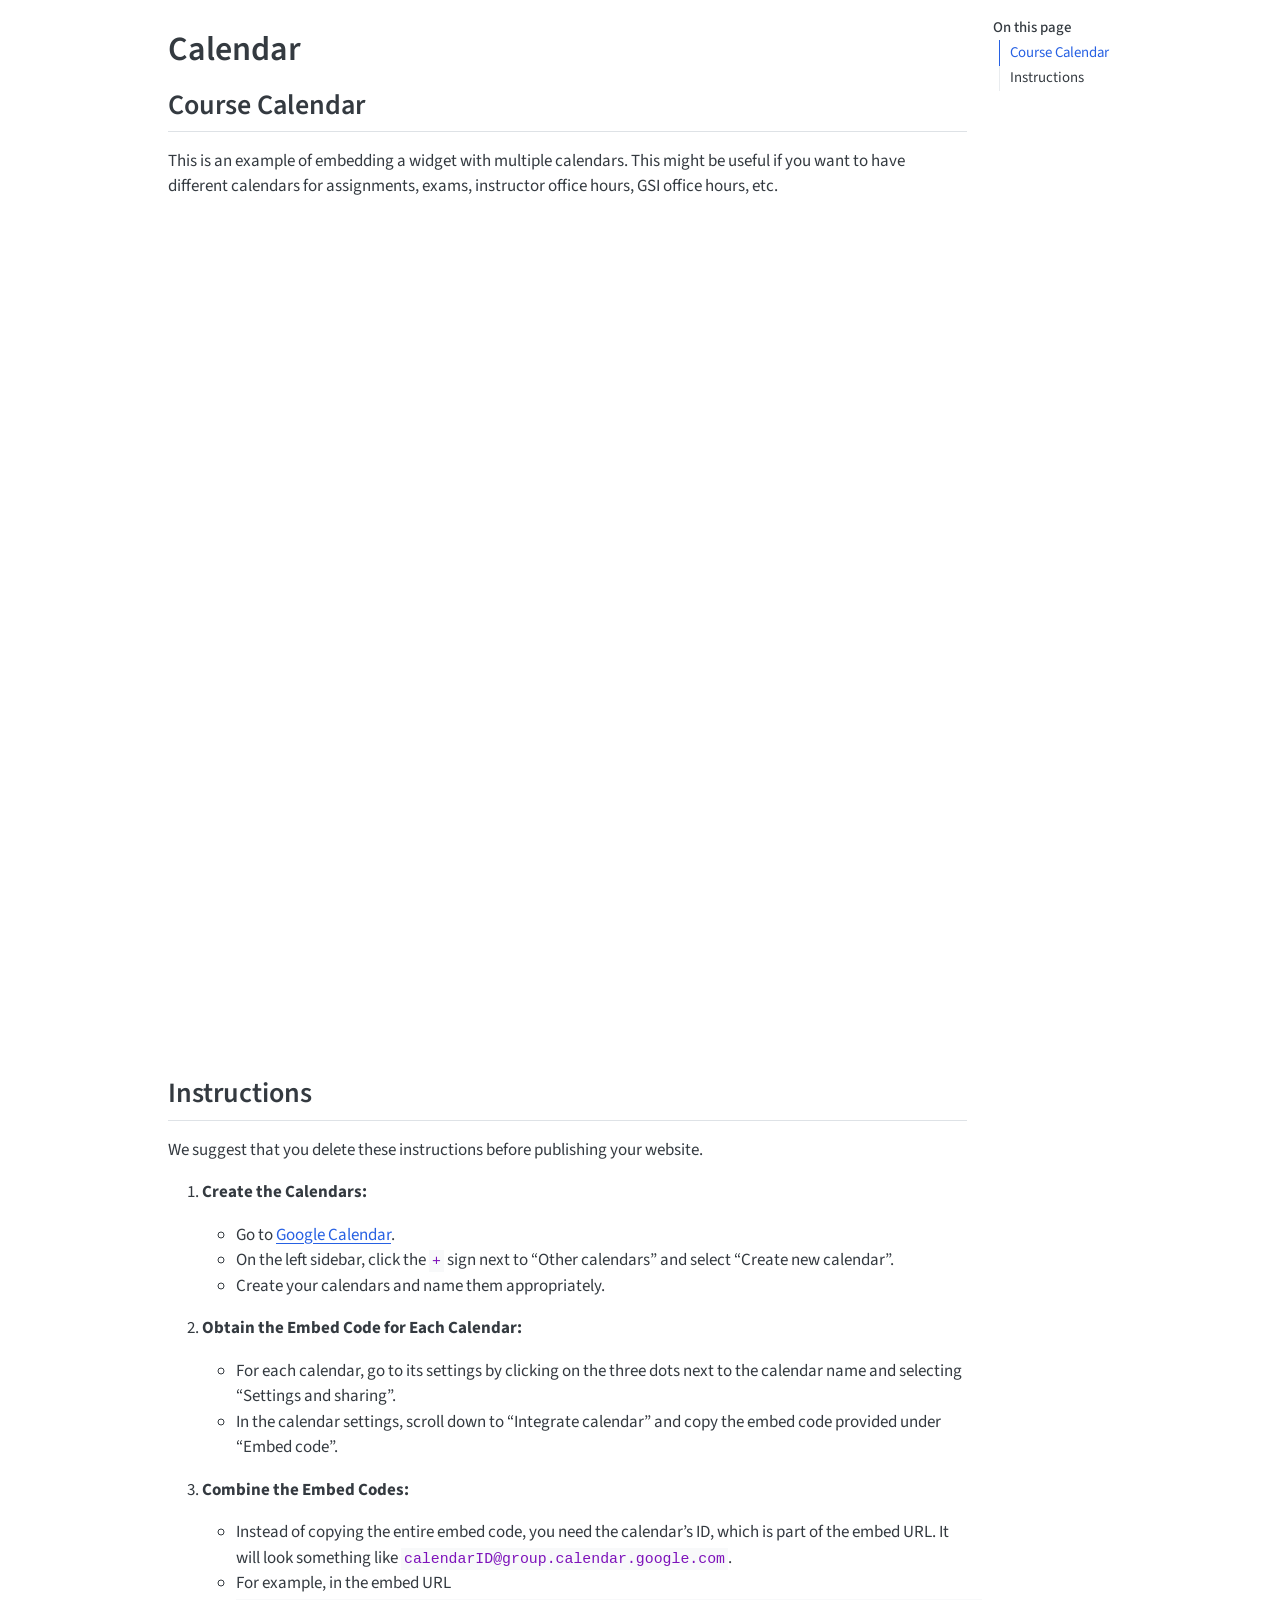
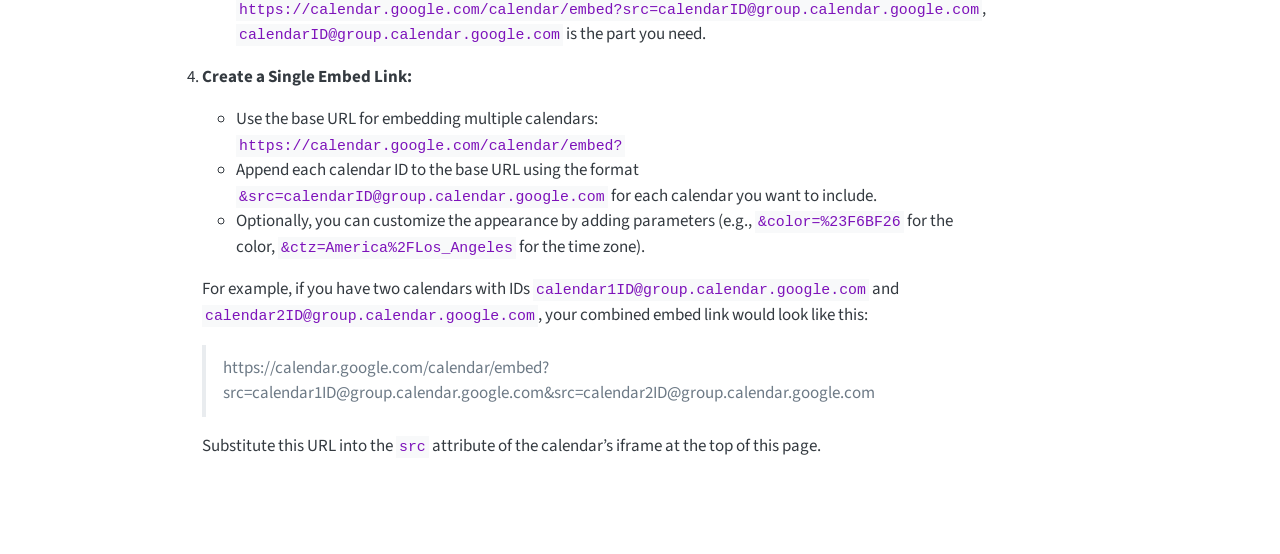
<file: calendar.html>
<!DOCTYPE html>
<html xmlns="http://www.w3.org/1999/xhtml" lang="en" xml:lang="en"><head>

<meta charset="utf-8">
<meta name="generator" content="quarto-1.6.40">

<meta name="viewport" content="width=device-width, initial-scale=1.0, user-scalable=yes">


<title>Calendar</title>
<style>
code{white-space: pre-wrap;}
span.smallcaps{font-variant: small-caps;}
div.columns{display: flex; gap: min(4vw, 1.5em);}
div.column{flex: auto; overflow-x: auto;}
div.hanging-indent{margin-left: 1.5em; text-indent: -1.5em;}
ul.task-list{list-style: none;}
ul.task-list li input[type="checkbox"] {
  width: 0.8em;
  margin: 0 0.8em 0.2em -1em; /* quarto-specific, see https://github.com/quarto-dev/quarto-cli/issues/4556 */ 
  vertical-align: middle;
}
</style>


<script src="site_libs/quarto-nav/quarto-nav.js"></script>
<script src="site_libs/quarto-nav/headroom.min.js"></script>
<script src="site_libs/clipboard/clipboard.min.js"></script>
<script src="site_libs/quarto-search/autocomplete.umd.js"></script>
<script src="site_libs/quarto-search/fuse.min.js"></script>
<script src="site_libs/quarto-search/quarto-search.js"></script>
<meta name="quarto:offset" content="./">
<script src="site_libs/quarto-html/quarto.js"></script>
<script src="site_libs/quarto-html/popper.min.js"></script>
<script src="site_libs/quarto-html/tippy.umd.min.js"></script>
<script src="site_libs/quarto-html/anchor.min.js"></script>
<link href="site_libs/quarto-html/tippy.css" rel="stylesheet">
<link href="site_libs/quarto-html/quarto-syntax-highlighting-549806ee2085284f45b00abea8c6df48.css" rel="stylesheet" id="quarto-text-highlighting-styles">
<script src="site_libs/bootstrap/bootstrap.min.js"></script>
<link href="site_libs/bootstrap/bootstrap-icons.css" rel="stylesheet">
<link href="site_libs/bootstrap/bootstrap-9ca244728582364b54b6a88cc4015eed.min.css" rel="stylesheet" append-hash="true" id="quarto-bootstrap" data-mode="light">
<script id="quarto-search-options" type="application/json">{
  "location": "sidebar",
  "copy-button": false,
  "collapse-after": 3,
  "panel-placement": "start",
  "type": "textbox",
  "limit": 50,
  "keyboard-shortcut": [
    "f",
    "/",
    "s"
  ],
  "show-item-context": false,
  "language": {
    "search-no-results-text": "No results",
    "search-matching-documents-text": "matching documents",
    "search-copy-link-title": "Copy link to search",
    "search-hide-matches-text": "Hide additional matches",
    "search-more-match-text": "more match in this document",
    "search-more-matches-text": "more matches in this document",
    "search-clear-button-title": "Clear",
    "search-text-placeholder": "",
    "search-detached-cancel-button-title": "Cancel",
    "search-submit-button-title": "Submit",
    "search-label": "Search"
  }
}</script>



<link rel="stylesheet" href="assets/styles.css">
</head>

<body>

<div id="quarto-search-results"></div>
<!-- content -->
<div id="quarto-content" class="quarto-container page-columns page-rows-contents page-layout-article">
<!-- sidebar -->
<!-- margin-sidebar -->
    <div id="quarto-margin-sidebar" class="sidebar margin-sidebar">
        <nav id="TOC" role="doc-toc" class="toc-active">
    <h2 id="toc-title">On this page</h2>
   
  <ul>
  <li><a href="#course-calendar" id="toc-course-calendar" class="nav-link active" data-scroll-target="#course-calendar">Course Calendar</a></li>
  <li><a href="#instructions" id="toc-instructions" class="nav-link" data-scroll-target="#instructions">Instructions</a></li>
  </ul>
</nav>
    </div>
<!-- main -->
<main class="content" id="quarto-document-content">

<header id="title-block-header" class="quarto-title-block default">
<div class="quarto-title">
<h1 class="title">Calendar</h1>
</div>



<div class="quarto-title-meta">

    
  
    
  </div>
  


</header>


<section id="course-calendar" class="level2">
<h2 class="anchored" data-anchor-id="course-calendar">Course Calendar</h2>
<p>This is an example of embedding a widget with multiple calendars. This might be useful if you want to have different calendars for assignments, exams, instructor office hours, GSI office hours, etc.</p>
<iframe src="https://calendar.google.com/calendar/embed?height=600&amp;wkst=1&amp;bgcolor=%23ffffff&amp;ctz=America%2FLos_Angeles&amp;showTitle=0&amp;mode=WEEK&amp;src=Y190OGE0MzY1cGhmY20wMGUyOW1oMXVha3Fuc0Bncm91cC5jYWxlbmRhci5nb29nbGUuY29t&amp;src=Y19wZjBhcmZlYnBndGtiNTJlb25jbzNxMmVwMEBncm91cC5jYWxlbmRhci5nb29nbGUuY29t&amp;src=Y19hZWNnMGE0djVlYmdjbDh0amo3cTcyNm9wNEBncm91cC5jYWxlbmRhci5nb29nbGUuY29t&amp;src=Y19pZmlxOTA3MGI5OGprMDJoYnI4cDM3djNlc0Bncm91cC5jYWxlbmRhci5nb29nbGUuY29t&amp;src=c_469240f03417bcbdddb731b455bbff98dba55de11c5afb03fff0657e39522b54%40group.calendar.google.com&amp;color=%237CB342&amp;color=%23795548&amp;color=%233F51B5&amp;color=%23D50000&amp;color=%235229A3" height="800" width="800" title="an embedded website (could be a calendar)"></iframe>
</section>
<section id="instructions" class="level2">
<h2 class="anchored" data-anchor-id="instructions">Instructions</h2>
<p>We suggest that you delete these instructions before publishing your website.</p>
<ol type="1">
<li><p><strong>Create the Calendars:</strong></p>
<ul>
<li>Go to <a href="https://calendar.google.com/">Google Calendar</a>.</li>
<li>On the left sidebar, click the <code>+</code> sign next to “Other calendars” and select “Create new calendar”.</li>
<li>Create your calendars and name them appropriately.</li>
</ul></li>
<li><p><strong>Obtain the Embed Code for Each Calendar:</strong></p>
<ul>
<li>For each calendar, go to its settings by clicking on the three dots next to the calendar name and selecting “Settings and sharing”.</li>
<li>In the calendar settings, scroll down to “Integrate calendar” and copy the embed code provided under “Embed code”.</li>
</ul></li>
<li><p><strong>Combine the Embed Codes:</strong></p>
<ul>
<li>Instead of copying the entire embed code, you need the calendar’s ID, which is part of the embed URL. It will look something like <code>calendarID@group.calendar.google.com</code>.</li>
<li>For example, in the embed URL <code>https://calendar.google.com/calendar/embed?src=calendarID@group.calendar.google.com</code>, <code>calendarID@group.calendar.google.com</code> is the part you need.</li>
</ul></li>
<li><p><strong>Create a Single Embed Link:</strong></p>
<ul>
<li>Use the base URL for embedding multiple calendars: <code>https://calendar.google.com/calendar/embed?</code></li>
<li>Append each calendar ID to the base URL using the format <code>&amp;src=calendarID@group.calendar.google.com</code> for each calendar you want to include.</li>
<li>Optionally, you can customize the appearance by adding parameters (e.g., <code>&amp;color=%23F6BF26</code> for the color, <code>&amp;ctz=America%2FLos_Angeles</code> for the time zone).</li>
</ul>
<p>For example, if you have two calendars with IDs <code>calendar1ID@group.calendar.google.com</code> and <code>calendar2ID@group.calendar.google.com</code>, your combined embed link would look like this:</p>
<blockquote class="blockquote">
<p>https://calendar.google.com/calendar/embed?src=calendar1ID@group.calendar.google.com&amp;src=calendar2ID@group.calendar.google.com</p>
</blockquote>
<p>Substitute this URL into the <code>src</code> attribute of the calendar’s iframe at the top of this page.</p></li>
</ol>


</section>

</main> <!-- /main -->
<script id="quarto-html-after-body" type="application/javascript">
window.document.addEventListener("DOMContentLoaded", function (event) {
  const toggleBodyColorMode = (bsSheetEl) => {
    const mode = bsSheetEl.getAttribute("data-mode");
    const bodyEl = window.document.querySelector("body");
    if (mode === "dark") {
      bodyEl.classList.add("quarto-dark");
      bodyEl.classList.remove("quarto-light");
    } else {
      bodyEl.classList.add("quarto-light");
      bodyEl.classList.remove("quarto-dark");
    }
  }
  const toggleBodyColorPrimary = () => {
    const bsSheetEl = window.document.querySelector("link#quarto-bootstrap");
    if (bsSheetEl) {
      toggleBodyColorMode(bsSheetEl);
    }
  }
  toggleBodyColorPrimary();  
  const icon = "";
  const anchorJS = new window.AnchorJS();
  anchorJS.options = {
    placement: 'right',
    icon: icon
  };
  anchorJS.add('.anchored');
  const isCodeAnnotation = (el) => {
    for (const clz of el.classList) {
      if (clz.startsWith('code-annotation-')) {                     
        return true;
      }
    }
    return false;
  }
  const onCopySuccess = function(e) {
    // button target
    const button = e.trigger;
    // don't keep focus
    button.blur();
    // flash "checked"
    button.classList.add('code-copy-button-checked');
    var currentTitle = button.getAttribute("title");
    button.setAttribute("title", "Copied!");
    let tooltip;
    if (window.bootstrap) {
      button.setAttribute("data-bs-toggle", "tooltip");
      button.setAttribute("data-bs-placement", "left");
      button.setAttribute("data-bs-title", "Copied!");
      tooltip = new bootstrap.Tooltip(button, 
        { trigger: "manual", 
          customClass: "code-copy-button-tooltip",
          offset: [0, -8]});
      tooltip.show();    
    }
    setTimeout(function() {
      if (tooltip) {
        tooltip.hide();
        button.removeAttribute("data-bs-title");
        button.removeAttribute("data-bs-toggle");
        button.removeAttribute("data-bs-placement");
      }
      button.setAttribute("title", currentTitle);
      button.classList.remove('code-copy-button-checked');
    }, 1000);
    // clear code selection
    e.clearSelection();
  }
  const getTextToCopy = function(trigger) {
      const codeEl = trigger.previousElementSibling.cloneNode(true);
      for (const childEl of codeEl.children) {
        if (isCodeAnnotation(childEl)) {
          childEl.remove();
        }
      }
      return codeEl.innerText;
  }
  const clipboard = new window.ClipboardJS('.code-copy-button:not([data-in-quarto-modal])', {
    text: getTextToCopy
  });
  clipboard.on('success', onCopySuccess);
  if (window.document.getElementById('quarto-embedded-source-code-modal')) {
    const clipboardModal = new window.ClipboardJS('.code-copy-button[data-in-quarto-modal]', {
      text: getTextToCopy,
      container: window.document.getElementById('quarto-embedded-source-code-modal')
    });
    clipboardModal.on('success', onCopySuccess);
  }
    var localhostRegex = new RegExp(/^(?:http|https):\/\/localhost\:?[0-9]*\//);
    var mailtoRegex = new RegExp(/^mailto:/);
      var filterRegex = new RegExp("https:\/\/stat298\.stat\.berkeley\.edu\/fall-2025-010");
    var isInternal = (href) => {
        return filterRegex.test(href) || localhostRegex.test(href) || mailtoRegex.test(href);
    }
    // Inspect non-navigation links and adorn them if external
 	var links = window.document.querySelectorAll('a[href]:not(.nav-link):not(.navbar-brand):not(.toc-action):not(.sidebar-link):not(.sidebar-item-toggle):not(.pagination-link):not(.no-external):not([aria-hidden]):not(.dropdown-item):not(.quarto-navigation-tool):not(.about-link)');
    for (var i=0; i<links.length; i++) {
      const link = links[i];
      if (!isInternal(link.href)) {
        // undo the damage that might have been done by quarto-nav.js in the case of
        // links that we want to consider external
        if (link.dataset.originalHref !== undefined) {
          link.href = link.dataset.originalHref;
        }
      }
    }
  function tippyHover(el, contentFn, onTriggerFn, onUntriggerFn) {
    const config = {
      allowHTML: true,
      maxWidth: 500,
      delay: 100,
      arrow: false,
      appendTo: function(el) {
          return el.parentElement;
      },
      interactive: true,
      interactiveBorder: 10,
      theme: 'quarto',
      placement: 'bottom-start',
    };
    if (contentFn) {
      config.content = contentFn;
    }
    if (onTriggerFn) {
      config.onTrigger = onTriggerFn;
    }
    if (onUntriggerFn) {
      config.onUntrigger = onUntriggerFn;
    }
    window.tippy(el, config); 
  }
  const noterefs = window.document.querySelectorAll('a[role="doc-noteref"]');
  for (var i=0; i<noterefs.length; i++) {
    const ref = noterefs[i];
    tippyHover(ref, function() {
      // use id or data attribute instead here
      let href = ref.getAttribute('data-footnote-href') || ref.getAttribute('href');
      try { href = new URL(href).hash; } catch {}
      const id = href.replace(/^#\/?/, "");
      const note = window.document.getElementById(id);
      if (note) {
        return note.innerHTML;
      } else {
        return "";
      }
    });
  }
  const xrefs = window.document.querySelectorAll('a.quarto-xref');
  const processXRef = (id, note) => {
    // Strip column container classes
    const stripColumnClz = (el) => {
      el.classList.remove("page-full", "page-columns");
      if (el.children) {
        for (const child of el.children) {
          stripColumnClz(child);
        }
      }
    }
    stripColumnClz(note)
    if (id === null || id.startsWith('sec-')) {
      // Special case sections, only their first couple elements
      const container = document.createElement("div");
      if (note.children && note.children.length > 2) {
        container.appendChild(note.children[0].cloneNode(true));
        for (let i = 1; i < note.children.length; i++) {
          const child = note.children[i];
          if (child.tagName === "P" && child.innerText === "") {
            continue;
          } else {
            container.appendChild(child.cloneNode(true));
            break;
          }
        }
        if (window.Quarto?.typesetMath) {
          window.Quarto.typesetMath(container);
        }
        return container.innerHTML
      } else {
        if (window.Quarto?.typesetMath) {
          window.Quarto.typesetMath(note);
        }
        return note.innerHTML;
      }
    } else {
      // Remove any anchor links if they are present
      const anchorLink = note.querySelector('a.anchorjs-link');
      if (anchorLink) {
        anchorLink.remove();
      }
      if (window.Quarto?.typesetMath) {
        window.Quarto.typesetMath(note);
      }
      if (note.classList.contains("callout")) {
        return note.outerHTML;
      } else {
        return note.innerHTML;
      }
    }
  }
  for (var i=0; i<xrefs.length; i++) {
    const xref = xrefs[i];
    tippyHover(xref, undefined, function(instance) {
      instance.disable();
      let url = xref.getAttribute('href');
      let hash = undefined; 
      if (url.startsWith('#')) {
        hash = url;
      } else {
        try { hash = new URL(url).hash; } catch {}
      }
      if (hash) {
        const id = hash.replace(/^#\/?/, "");
        const note = window.document.getElementById(id);
        if (note !== null) {
          try {
            const html = processXRef(id, note.cloneNode(true));
            instance.setContent(html);
          } finally {
            instance.enable();
            instance.show();
          }
        } else {
          // See if we can fetch this
          fetch(url.split('#')[0])
          .then(res => res.text())
          .then(html => {
            const parser = new DOMParser();
            const htmlDoc = parser.parseFromString(html, "text/html");
            const note = htmlDoc.getElementById(id);
            if (note !== null) {
              const html = processXRef(id, note);
              instance.setContent(html);
            } 
          }).finally(() => {
            instance.enable();
            instance.show();
          });
        }
      } else {
        // See if we can fetch a full url (with no hash to target)
        // This is a special case and we should probably do some content thinning / targeting
        fetch(url)
        .then(res => res.text())
        .then(html => {
          const parser = new DOMParser();
          const htmlDoc = parser.parseFromString(html, "text/html");
          const note = htmlDoc.querySelector('main.content');
          if (note !== null) {
            // This should only happen for chapter cross references
            // (since there is no id in the URL)
            // remove the first header
            if (note.children.length > 0 && note.children[0].tagName === "HEADER") {
              note.children[0].remove();
            }
            const html = processXRef(null, note);
            instance.setContent(html);
          } 
        }).finally(() => {
          instance.enable();
          instance.show();
        });
      }
    }, function(instance) {
    });
  }
      let selectedAnnoteEl;
      const selectorForAnnotation = ( cell, annotation) => {
        let cellAttr = 'data-code-cell="' + cell + '"';
        let lineAttr = 'data-code-annotation="' +  annotation + '"';
        const selector = 'span[' + cellAttr + '][' + lineAttr + ']';
        return selector;
      }
      const selectCodeLines = (annoteEl) => {
        const doc = window.document;
        const targetCell = annoteEl.getAttribute("data-target-cell");
        const targetAnnotation = annoteEl.getAttribute("data-target-annotation");
        const annoteSpan = window.document.querySelector(selectorForAnnotation(targetCell, targetAnnotation));
        const lines = annoteSpan.getAttribute("data-code-lines").split(",");
        const lineIds = lines.map((line) => {
          return targetCell + "-" + line;
        })
        let top = null;
        let height = null;
        let parent = null;
        if (lineIds.length > 0) {
            //compute the position of the single el (top and bottom and make a div)
            const el = window.document.getElementById(lineIds[0]);
            top = el.offsetTop;
            height = el.offsetHeight;
            parent = el.parentElement.parentElement;
          if (lineIds.length > 1) {
            const lastEl = window.document.getElementById(lineIds[lineIds.length - 1]);
            const bottom = lastEl.offsetTop + lastEl.offsetHeight;
            height = bottom - top;
          }
          if (top !== null && height !== null && parent !== null) {
            // cook up a div (if necessary) and position it 
            let div = window.document.getElementById("code-annotation-line-highlight");
            if (div === null) {
              div = window.document.createElement("div");
              div.setAttribute("id", "code-annotation-line-highlight");
              div.style.position = 'absolute';
              parent.appendChild(div);
            }
            div.style.top = top - 2 + "px";
            div.style.height = height + 4 + "px";
            div.style.left = 0;
            let gutterDiv = window.document.getElementById("code-annotation-line-highlight-gutter");
            if (gutterDiv === null) {
              gutterDiv = window.document.createElement("div");
              gutterDiv.setAttribute("id", "code-annotation-line-highlight-gutter");
              gutterDiv.style.position = 'absolute';
              const codeCell = window.document.getElementById(targetCell);
              const gutter = codeCell.querySelector('.code-annotation-gutter');
              gutter.appendChild(gutterDiv);
            }
            gutterDiv.style.top = top - 2 + "px";
            gutterDiv.style.height = height + 4 + "px";
          }
          selectedAnnoteEl = annoteEl;
        }
      };
      const unselectCodeLines = () => {
        const elementsIds = ["code-annotation-line-highlight", "code-annotation-line-highlight-gutter"];
        elementsIds.forEach((elId) => {
          const div = window.document.getElementById(elId);
          if (div) {
            div.remove();
          }
        });
        selectedAnnoteEl = undefined;
      };
        // Handle positioning of the toggle
    window.addEventListener(
      "resize",
      throttle(() => {
        elRect = undefined;
        if (selectedAnnoteEl) {
          selectCodeLines(selectedAnnoteEl);
        }
      }, 10)
    );
    function throttle(fn, ms) {
    let throttle = false;
    let timer;
      return (...args) => {
        if(!throttle) { // first call gets through
            fn.apply(this, args);
            throttle = true;
        } else { // all the others get throttled
            if(timer) clearTimeout(timer); // cancel #2
            timer = setTimeout(() => {
              fn.apply(this, args);
              timer = throttle = false;
            }, ms);
        }
      };
    }
      // Attach click handler to the DT
      const annoteDls = window.document.querySelectorAll('dt[data-target-cell]');
      for (const annoteDlNode of annoteDls) {
        annoteDlNode.addEventListener('click', (event) => {
          const clickedEl = event.target;
          if (clickedEl !== selectedAnnoteEl) {
            unselectCodeLines();
            const activeEl = window.document.querySelector('dt[data-target-cell].code-annotation-active');
            if (activeEl) {
              activeEl.classList.remove('code-annotation-active');
            }
            selectCodeLines(clickedEl);
            clickedEl.classList.add('code-annotation-active');
          } else {
            // Unselect the line
            unselectCodeLines();
            clickedEl.classList.remove('code-annotation-active');
          }
        });
      }
  const findCites = (el) => {
    const parentEl = el.parentElement;
    if (parentEl) {
      const cites = parentEl.dataset.cites;
      if (cites) {
        return {
          el,
          cites: cites.split(' ')
        };
      } else {
        return findCites(el.parentElement)
      }
    } else {
      return undefined;
    }
  };
  var bibliorefs = window.document.querySelectorAll('a[role="doc-biblioref"]');
  for (var i=0; i<bibliorefs.length; i++) {
    const ref = bibliorefs[i];
    const citeInfo = findCites(ref);
    if (citeInfo) {
      tippyHover(citeInfo.el, function() {
        var popup = window.document.createElement('div');
        citeInfo.cites.forEach(function(cite) {
          var citeDiv = window.document.createElement('div');
          citeDiv.classList.add('hanging-indent');
          citeDiv.classList.add('csl-entry');
          var biblioDiv = window.document.getElementById('ref-' + cite);
          if (biblioDiv) {
            citeDiv.innerHTML = biblioDiv.innerHTML;
          }
          popup.appendChild(citeDiv);
        });
        return popup.innerHTML;
      });
    }
  }
});
</script>
</div> <!-- /content -->




</body></html>
</file>
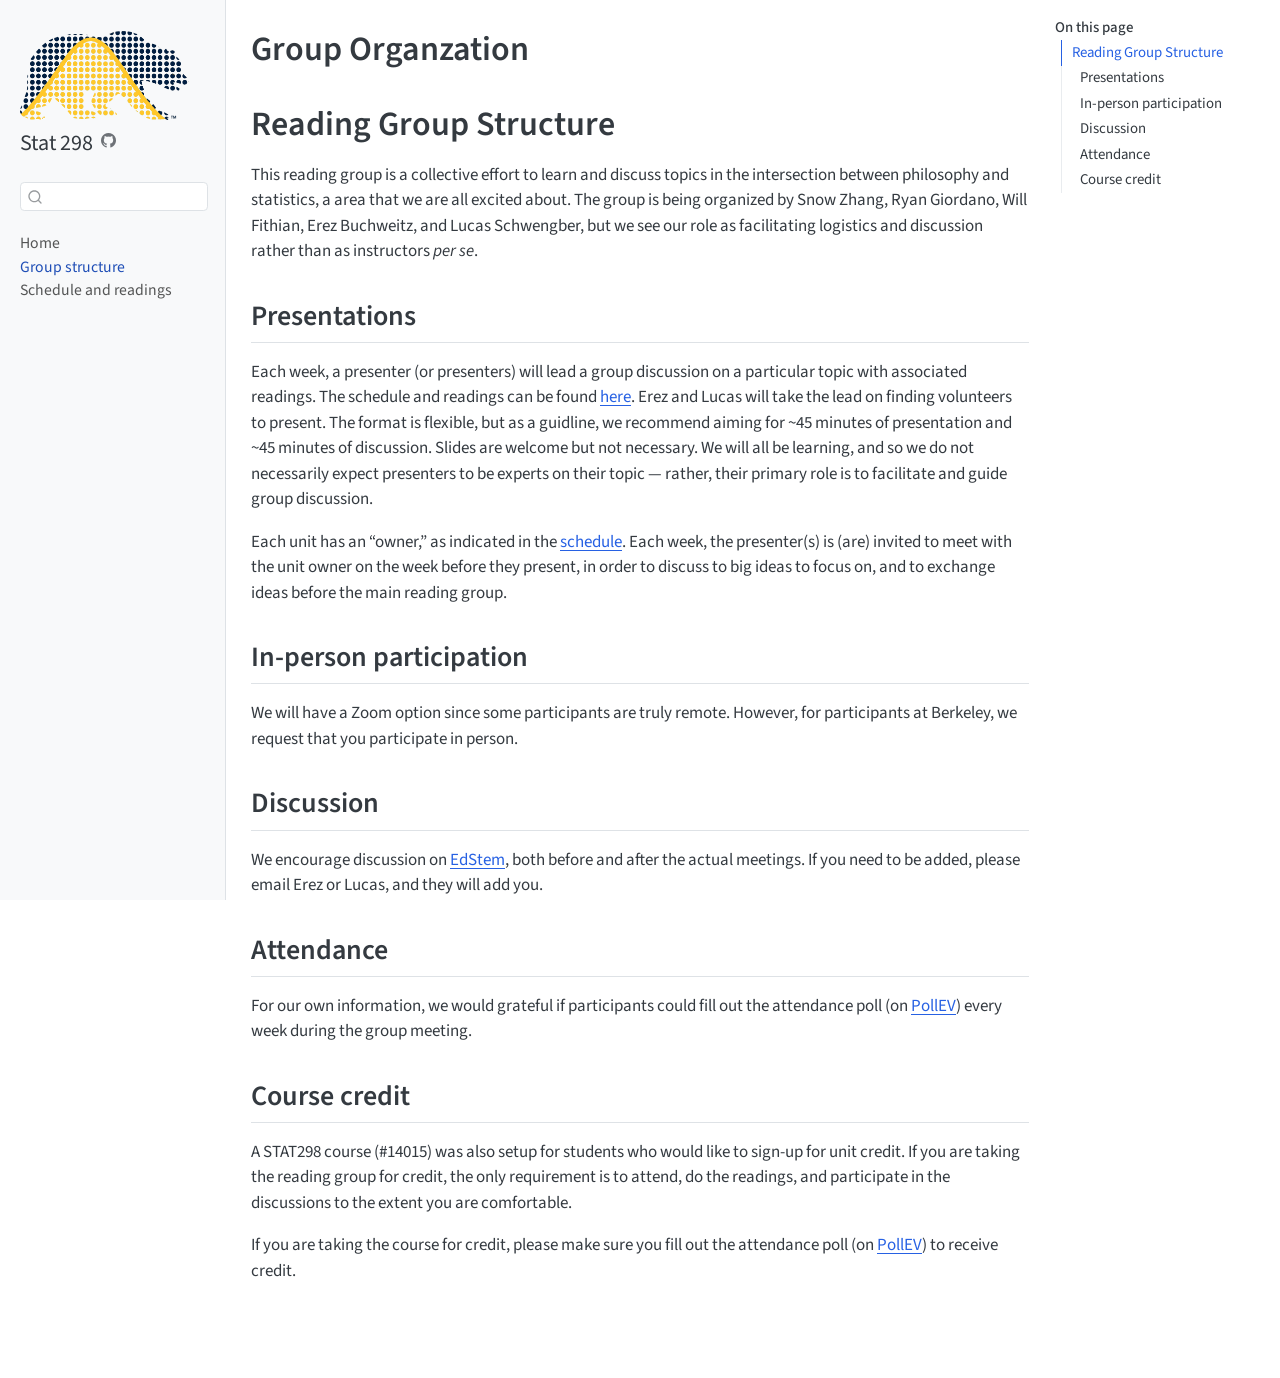
<file: guidelines.html>
<!DOCTYPE html>
<html xmlns="http://www.w3.org/1999/xhtml" lang="en" xml:lang="en"><head>

<meta charset="utf-8">
<meta name="generator" content="quarto-1.6.40">

<meta name="viewport" content="width=device-width, initial-scale=1.0, user-scalable=yes">


<title>Group Organzation</title>
<style>
code{white-space: pre-wrap;}
span.smallcaps{font-variant: small-caps;}
div.columns{display: flex; gap: min(4vw, 1.5em);}
div.column{flex: auto; overflow-x: auto;}
div.hanging-indent{margin-left: 1.5em; text-indent: -1.5em;}
ul.task-list{list-style: none;}
ul.task-list li input[type="checkbox"] {
  width: 0.8em;
  margin: 0 0.8em 0.2em -1em; /* quarto-specific, see https://github.com/quarto-dev/quarto-cli/issues/4556 */ 
  vertical-align: middle;
}
</style>


<script src="site_libs/quarto-nav/quarto-nav.js"></script>
<script src="site_libs/quarto-nav/headroom.min.js"></script>
<script src="site_libs/clipboard/clipboard.min.js"></script>
<script src="site_libs/quarto-search/autocomplete.umd.js"></script>
<script src="site_libs/quarto-search/fuse.min.js"></script>
<script src="site_libs/quarto-search/quarto-search.js"></script>
<meta name="quarto:offset" content="./">
<script src="site_libs/quarto-html/quarto.js"></script>
<script src="site_libs/quarto-html/popper.min.js"></script>
<script src="site_libs/quarto-html/tippy.umd.min.js"></script>
<script src="site_libs/quarto-html/anchor.min.js"></script>
<link href="site_libs/quarto-html/tippy.css" rel="stylesheet">
<link href="site_libs/quarto-html/quarto-syntax-highlighting-549806ee2085284f45b00abea8c6df48.css" rel="stylesheet" id="quarto-text-highlighting-styles">
<script src="site_libs/bootstrap/bootstrap.min.js"></script>
<link href="site_libs/bootstrap/bootstrap-icons.css" rel="stylesheet">
<link href="site_libs/bootstrap/bootstrap-9ca244728582364b54b6a88cc4015eed.min.css" rel="stylesheet" append-hash="true" id="quarto-bootstrap" data-mode="light">
<script id="quarto-search-options" type="application/json">{
  "location": "sidebar",
  "copy-button": false,
  "collapse-after": 3,
  "panel-placement": "start",
  "type": "textbox",
  "limit": 50,
  "keyboard-shortcut": [
    "f",
    "/",
    "s"
  ],
  "show-item-context": false,
  "language": {
    "search-no-results-text": "No results",
    "search-matching-documents-text": "matching documents",
    "search-copy-link-title": "Copy link to search",
    "search-hide-matches-text": "Hide additional matches",
    "search-more-match-text": "more match in this document",
    "search-more-matches-text": "more matches in this document",
    "search-clear-button-title": "Clear",
    "search-text-placeholder": "",
    "search-detached-cancel-button-title": "Cancel",
    "search-submit-button-title": "Submit",
    "search-label": "Search"
  }
}</script>



<link rel="stylesheet" href="assets/styles.css">
</head>

<body class="nav-sidebar docked">

<div id="quarto-search-results"></div>
  <header id="quarto-header" class="headroom fixed-top">
  <nav class="quarto-secondary-nav">
    <div class="container-fluid d-flex">
      <button type="button" class="quarto-btn-toggle btn" data-bs-toggle="collapse" role="button" data-bs-target=".quarto-sidebar-collapse-item" aria-controls="quarto-sidebar" aria-expanded="false" aria-label="Toggle sidebar navigation" onclick="if (window.quartoToggleHeadroom) { window.quartoToggleHeadroom(); }">
        <i class="bi bi-layout-text-sidebar-reverse"></i>
      </button>
        <nav class="quarto-page-breadcrumbs" aria-label="breadcrumb"><ol class="breadcrumb"><li class="breadcrumb-item"><a href="./guidelines.html">Group structure</a></li></ol></nav>
        <a class="flex-grow-1" role="navigation" data-bs-toggle="collapse" data-bs-target=".quarto-sidebar-collapse-item" aria-controls="quarto-sidebar" aria-expanded="false" aria-label="Toggle sidebar navigation" onclick="if (window.quartoToggleHeadroom) { window.quartoToggleHeadroom(); }">      
        </a>
      <button type="button" class="btn quarto-search-button" aria-label="Search" onclick="window.quartoOpenSearch();">
        <i class="bi bi-search"></i>
      </button>
    </div>
  </nav>
</header>
<!-- content -->
<div id="quarto-content" class="quarto-container page-columns page-rows-contents page-layout-article">
<!-- sidebar -->
  <nav id="quarto-sidebar" class="sidebar collapse collapse-horizontal quarto-sidebar-collapse-item sidebar-navigation docked overflow-auto">
    <div class="pt-lg-2 mt-2 text-left sidebar-header sidebar-header-stacked">
      <a href="./index.html" class="sidebar-logo-link">
      <img src="./assets/stat_bear.png" alt="" class="sidebar-logo py-0 d-lg-inline d-none">
      </a>
    <div class="sidebar-title mb-0 py-0">
      <a href="./">Stat 298</a> 
        <div class="sidebar-tools-main">
    <a href="https://github.com/berkeley-cdss/course-site-quarto" title="" class="quarto-navigation-tool px-1" aria-label="GitHub"><i class="bi bi-github"></i></a>
</div>
    </div>
      </div>
        <div class="mt-2 flex-shrink-0 align-items-center">
        <div class="sidebar-search">
        <div id="quarto-search" class="" title="Search"></div>
        </div>
        </div>
    <div class="sidebar-menu-container"> 
    <ul class="list-unstyled mt-1">
        <li class="sidebar-item">
  <div class="sidebar-item-container"> 
  <a href="./index.html" class="sidebar-item-text sidebar-link">
 <span class="menu-text">Home</span></a>
  </div>
</li>
        <li class="sidebar-item">
  <div class="sidebar-item-container"> 
  <a href="./guidelines.html" class="sidebar-item-text sidebar-link active">
 <span class="menu-text">Group structure</span></a>
  </div>
</li>
        <li class="sidebar-item">
  <div class="sidebar-item-container"> 
  <a href="./reading_list.html" class="sidebar-item-text sidebar-link">
 <span class="menu-text">Schedule and readings</span></a>
  </div>
</li>
    </ul>
    </div>
</nav>
<div id="quarto-sidebar-glass" class="quarto-sidebar-collapse-item" data-bs-toggle="collapse" data-bs-target=".quarto-sidebar-collapse-item"></div>
<!-- margin-sidebar -->
    <div id="quarto-margin-sidebar" class="sidebar margin-sidebar">
        <nav id="TOC" role="doc-toc" class="toc-active">
    <h2 id="toc-title">On this page</h2>
   
  <ul>
  <li><a href="#reading-group-structure" id="toc-reading-group-structure" class="nav-link active" data-scroll-target="#reading-group-structure">Reading Group Structure</a>
  <ul class="collapse">
  <li><a href="#presentations" id="toc-presentations" class="nav-link" data-scroll-target="#presentations">Presentations</a></li>
  <li><a href="#in-person-participation" id="toc-in-person-participation" class="nav-link" data-scroll-target="#in-person-participation">In-person participation</a></li>
  <li><a href="#discussion" id="toc-discussion" class="nav-link" data-scroll-target="#discussion">Discussion</a></li>
  <li><a href="#attendance" id="toc-attendance" class="nav-link" data-scroll-target="#attendance">Attendance</a></li>
  <li><a href="#course-credit" id="toc-course-credit" class="nav-link" data-scroll-target="#course-credit">Course credit</a></li>
  </ul></li>
  </ul>
</nav>
    </div>
<!-- main -->
<main class="content" id="quarto-document-content">

<header id="title-block-header" class="quarto-title-block default">
<div class="quarto-title">
<h1 class="title">Group Organzation</h1>
</div>



<div class="quarto-title-meta">

    
  
    
  </div>
  


</header>


<section id="reading-group-structure" class="level1">
<h1>Reading Group Structure</h1>
<p>This reading group is a collective effort to learn and discuss topics in the intersection between philosophy and statistics, a area that we are all excited about. The group is being organized by Snow Zhang, Ryan Giordano, Will Fithian, Erez Buchweitz, and Lucas Schwengber, but we see our role as facilitating logistics and discussion rather than as instructors <em>per se</em>.</p>
<section id="presentations" class="level2">
<h2 class="anchored" data-anchor-id="presentations">Presentations</h2>
<p>Each week, a presenter (or presenters) will lead a group discussion on a particular topic with associated readings. The schedule and readings can be found <a href="./reading_list.html">here</a>. Erez and Lucas will take the lead on finding volunteers to present. The format is flexible, but as a guidline, we recommend aiming for ~45 minutes of presentation and ~45 minutes of discussion. Slides are welcome but not necessary. We will all be learning, and so we do not necessarily expect presenters to be experts on their topic — rather, their primary role is to facilitate and guide group discussion.</p>
<p>Each unit has an “owner,” as indicated in the <a href="./reading_list.html">schedule</a>. Each week, the presenter(s) is (are) invited to meet with the unit owner on the week before they present, in order to discuss to big ideas to focus on, and to exchange ideas before the main reading group.</p>
</section>
<section id="in-person-participation" class="level2">
<h2 class="anchored" data-anchor-id="in-person-participation">In-person participation</h2>
<p>We will have a Zoom option since some participants are truly remote. However, for participants at Berkeley, we request that you participate in person.</p>
</section>
<section id="discussion" class="level2">
<h2 class="anchored" data-anchor-id="discussion">Discussion</h2>
<p>We encourage discussion on <a href="https://edstem.org/us/courses/85886/discussion">EdStem</a>, both before and after the actual meetings. If you need to be added, please email Erez or Lucas, and they will add you.</p>
</section>
<section id="attendance" class="level2">
<h2 class="anchored" data-anchor-id="attendance">Attendance</h2>
<p>For our own information, we would grateful if participants could fill out the attendance poll (on <a href="https://pollev.com/ryangiordano975">PollEV</a>) every week during the group meeting.</p>
</section>
<section id="course-credit" class="level2">
<h2 class="anchored" data-anchor-id="course-credit">Course credit</h2>
<p>A STAT298 course (#14015) was also setup for students who would like to sign-up for unit credit. If you are taking the reading group for credit, the only requirement is to attend, do the readings, and participate in the discussions to the extent you are comfortable.</p>
<p>If you are taking the course for credit, please make sure you fill out the attendance poll (on <a href="https://pollev.com/ryangiordano975">PollEV</a>) to receive credit.</p>


</section>
</section>

</main> <!-- /main -->
<script id="quarto-html-after-body" type="application/javascript">
window.document.addEventListener("DOMContentLoaded", function (event) {
  const toggleBodyColorMode = (bsSheetEl) => {
    const mode = bsSheetEl.getAttribute("data-mode");
    const bodyEl = window.document.querySelector("body");
    if (mode === "dark") {
      bodyEl.classList.add("quarto-dark");
      bodyEl.classList.remove("quarto-light");
    } else {
      bodyEl.classList.add("quarto-light");
      bodyEl.classList.remove("quarto-dark");
    }
  }
  const toggleBodyColorPrimary = () => {
    const bsSheetEl = window.document.querySelector("link#quarto-bootstrap");
    if (bsSheetEl) {
      toggleBodyColorMode(bsSheetEl);
    }
  }
  toggleBodyColorPrimary();  
  const icon = "";
  const anchorJS = new window.AnchorJS();
  anchorJS.options = {
    placement: 'right',
    icon: icon
  };
  anchorJS.add('.anchored');
  const isCodeAnnotation = (el) => {
    for (const clz of el.classList) {
      if (clz.startsWith('code-annotation-')) {                     
        return true;
      }
    }
    return false;
  }
  const onCopySuccess = function(e) {
    // button target
    const button = e.trigger;
    // don't keep focus
    button.blur();
    // flash "checked"
    button.classList.add('code-copy-button-checked');
    var currentTitle = button.getAttribute("title");
    button.setAttribute("title", "Copied!");
    let tooltip;
    if (window.bootstrap) {
      button.setAttribute("data-bs-toggle", "tooltip");
      button.setAttribute("data-bs-placement", "left");
      button.setAttribute("data-bs-title", "Copied!");
      tooltip = new bootstrap.Tooltip(button, 
        { trigger: "manual", 
          customClass: "code-copy-button-tooltip",
          offset: [0, -8]});
      tooltip.show();    
    }
    setTimeout(function() {
      if (tooltip) {
        tooltip.hide();
        button.removeAttribute("data-bs-title");
        button.removeAttribute("data-bs-toggle");
        button.removeAttribute("data-bs-placement");
      }
      button.setAttribute("title", currentTitle);
      button.classList.remove('code-copy-button-checked');
    }, 1000);
    // clear code selection
    e.clearSelection();
  }
  const getTextToCopy = function(trigger) {
      const codeEl = trigger.previousElementSibling.cloneNode(true);
      for (const childEl of codeEl.children) {
        if (isCodeAnnotation(childEl)) {
          childEl.remove();
        }
      }
      return codeEl.innerText;
  }
  const clipboard = new window.ClipboardJS('.code-copy-button:not([data-in-quarto-modal])', {
    text: getTextToCopy
  });
  clipboard.on('success', onCopySuccess);
  if (window.document.getElementById('quarto-embedded-source-code-modal')) {
    const clipboardModal = new window.ClipboardJS('.code-copy-button[data-in-quarto-modal]', {
      text: getTextToCopy,
      container: window.document.getElementById('quarto-embedded-source-code-modal')
    });
    clipboardModal.on('success', onCopySuccess);
  }
    var localhostRegex = new RegExp(/^(?:http|https):\/\/localhost\:?[0-9]*\//);
    var mailtoRegex = new RegExp(/^mailto:/);
      var filterRegex = new RegExp("https:\/\/stat298\.stat\.berkeley\.edu\/fall-2025-010");
    var isInternal = (href) => {
        return filterRegex.test(href) || localhostRegex.test(href) || mailtoRegex.test(href);
    }
    // Inspect non-navigation links and adorn them if external
 	var links = window.document.querySelectorAll('a[href]:not(.nav-link):not(.navbar-brand):not(.toc-action):not(.sidebar-link):not(.sidebar-item-toggle):not(.pagination-link):not(.no-external):not([aria-hidden]):not(.dropdown-item):not(.quarto-navigation-tool):not(.about-link)');
    for (var i=0; i<links.length; i++) {
      const link = links[i];
      if (!isInternal(link.href)) {
        // undo the damage that might have been done by quarto-nav.js in the case of
        // links that we want to consider external
        if (link.dataset.originalHref !== undefined) {
          link.href = link.dataset.originalHref;
        }
      }
    }
  function tippyHover(el, contentFn, onTriggerFn, onUntriggerFn) {
    const config = {
      allowHTML: true,
      maxWidth: 500,
      delay: 100,
      arrow: false,
      appendTo: function(el) {
          return el.parentElement;
      },
      interactive: true,
      interactiveBorder: 10,
      theme: 'quarto',
      placement: 'bottom-start',
    };
    if (contentFn) {
      config.content = contentFn;
    }
    if (onTriggerFn) {
      config.onTrigger = onTriggerFn;
    }
    if (onUntriggerFn) {
      config.onUntrigger = onUntriggerFn;
    }
    window.tippy(el, config); 
  }
  const noterefs = window.document.querySelectorAll('a[role="doc-noteref"]');
  for (var i=0; i<noterefs.length; i++) {
    const ref = noterefs[i];
    tippyHover(ref, function() {
      // use id or data attribute instead here
      let href = ref.getAttribute('data-footnote-href') || ref.getAttribute('href');
      try { href = new URL(href).hash; } catch {}
      const id = href.replace(/^#\/?/, "");
      const note = window.document.getElementById(id);
      if (note) {
        return note.innerHTML;
      } else {
        return "";
      }
    });
  }
  const xrefs = window.document.querySelectorAll('a.quarto-xref');
  const processXRef = (id, note) => {
    // Strip column container classes
    const stripColumnClz = (el) => {
      el.classList.remove("page-full", "page-columns");
      if (el.children) {
        for (const child of el.children) {
          stripColumnClz(child);
        }
      }
    }
    stripColumnClz(note)
    if (id === null || id.startsWith('sec-')) {
      // Special case sections, only their first couple elements
      const container = document.createElement("div");
      if (note.children && note.children.length > 2) {
        container.appendChild(note.children[0].cloneNode(true));
        for (let i = 1; i < note.children.length; i++) {
          const child = note.children[i];
          if (child.tagName === "P" && child.innerText === "") {
            continue;
          } else {
            container.appendChild(child.cloneNode(true));
            break;
          }
        }
        if (window.Quarto?.typesetMath) {
          window.Quarto.typesetMath(container);
        }
        return container.innerHTML
      } else {
        if (window.Quarto?.typesetMath) {
          window.Quarto.typesetMath(note);
        }
        return note.innerHTML;
      }
    } else {
      // Remove any anchor links if they are present
      const anchorLink = note.querySelector('a.anchorjs-link');
      if (anchorLink) {
        anchorLink.remove();
      }
      if (window.Quarto?.typesetMath) {
        window.Quarto.typesetMath(note);
      }
      if (note.classList.contains("callout")) {
        return note.outerHTML;
      } else {
        return note.innerHTML;
      }
    }
  }
  for (var i=0; i<xrefs.length; i++) {
    const xref = xrefs[i];
    tippyHover(xref, undefined, function(instance) {
      instance.disable();
      let url = xref.getAttribute('href');
      let hash = undefined; 
      if (url.startsWith('#')) {
        hash = url;
      } else {
        try { hash = new URL(url).hash; } catch {}
      }
      if (hash) {
        const id = hash.replace(/^#\/?/, "");
        const note = window.document.getElementById(id);
        if (note !== null) {
          try {
            const html = processXRef(id, note.cloneNode(true));
            instance.setContent(html);
          } finally {
            instance.enable();
            instance.show();
          }
        } else {
          // See if we can fetch this
          fetch(url.split('#')[0])
          .then(res => res.text())
          .then(html => {
            const parser = new DOMParser();
            const htmlDoc = parser.parseFromString(html, "text/html");
            const note = htmlDoc.getElementById(id);
            if (note !== null) {
              const html = processXRef(id, note);
              instance.setContent(html);
            } 
          }).finally(() => {
            instance.enable();
            instance.show();
          });
        }
      } else {
        // See if we can fetch a full url (with no hash to target)
        // This is a special case and we should probably do some content thinning / targeting
        fetch(url)
        .then(res => res.text())
        .then(html => {
          const parser = new DOMParser();
          const htmlDoc = parser.parseFromString(html, "text/html");
          const note = htmlDoc.querySelector('main.content');
          if (note !== null) {
            // This should only happen for chapter cross references
            // (since there is no id in the URL)
            // remove the first header
            if (note.children.length > 0 && note.children[0].tagName === "HEADER") {
              note.children[0].remove();
            }
            const html = processXRef(null, note);
            instance.setContent(html);
          } 
        }).finally(() => {
          instance.enable();
          instance.show();
        });
      }
    }, function(instance) {
    });
  }
      let selectedAnnoteEl;
      const selectorForAnnotation = ( cell, annotation) => {
        let cellAttr = 'data-code-cell="' + cell + '"';
        let lineAttr = 'data-code-annotation="' +  annotation + '"';
        const selector = 'span[' + cellAttr + '][' + lineAttr + ']';
        return selector;
      }
      const selectCodeLines = (annoteEl) => {
        const doc = window.document;
        const targetCell = annoteEl.getAttribute("data-target-cell");
        const targetAnnotation = annoteEl.getAttribute("data-target-annotation");
        const annoteSpan = window.document.querySelector(selectorForAnnotation(targetCell, targetAnnotation));
        const lines = annoteSpan.getAttribute("data-code-lines").split(",");
        const lineIds = lines.map((line) => {
          return targetCell + "-" + line;
        })
        let top = null;
        let height = null;
        let parent = null;
        if (lineIds.length > 0) {
            //compute the position of the single el (top and bottom and make a div)
            const el = window.document.getElementById(lineIds[0]);
            top = el.offsetTop;
            height = el.offsetHeight;
            parent = el.parentElement.parentElement;
          if (lineIds.length > 1) {
            const lastEl = window.document.getElementById(lineIds[lineIds.length - 1]);
            const bottom = lastEl.offsetTop + lastEl.offsetHeight;
            height = bottom - top;
          }
          if (top !== null && height !== null && parent !== null) {
            // cook up a div (if necessary) and position it 
            let div = window.document.getElementById("code-annotation-line-highlight");
            if (div === null) {
              div = window.document.createElement("div");
              div.setAttribute("id", "code-annotation-line-highlight");
              div.style.position = 'absolute';
              parent.appendChild(div);
            }
            div.style.top = top - 2 + "px";
            div.style.height = height + 4 + "px";
            div.style.left = 0;
            let gutterDiv = window.document.getElementById("code-annotation-line-highlight-gutter");
            if (gutterDiv === null) {
              gutterDiv = window.document.createElement("div");
              gutterDiv.setAttribute("id", "code-annotation-line-highlight-gutter");
              gutterDiv.style.position = 'absolute';
              const codeCell = window.document.getElementById(targetCell);
              const gutter = codeCell.querySelector('.code-annotation-gutter');
              gutter.appendChild(gutterDiv);
            }
            gutterDiv.style.top = top - 2 + "px";
            gutterDiv.style.height = height + 4 + "px";
          }
          selectedAnnoteEl = annoteEl;
        }
      };
      const unselectCodeLines = () => {
        const elementsIds = ["code-annotation-line-highlight", "code-annotation-line-highlight-gutter"];
        elementsIds.forEach((elId) => {
          const div = window.document.getElementById(elId);
          if (div) {
            div.remove();
          }
        });
        selectedAnnoteEl = undefined;
      };
        // Handle positioning of the toggle
    window.addEventListener(
      "resize",
      throttle(() => {
        elRect = undefined;
        if (selectedAnnoteEl) {
          selectCodeLines(selectedAnnoteEl);
        }
      }, 10)
    );
    function throttle(fn, ms) {
    let throttle = false;
    let timer;
      return (...args) => {
        if(!throttle) { // first call gets through
            fn.apply(this, args);
            throttle = true;
        } else { // all the others get throttled
            if(timer) clearTimeout(timer); // cancel #2
            timer = setTimeout(() => {
              fn.apply(this, args);
              timer = throttle = false;
            }, ms);
        }
      };
    }
      // Attach click handler to the DT
      const annoteDls = window.document.querySelectorAll('dt[data-target-cell]');
      for (const annoteDlNode of annoteDls) {
        annoteDlNode.addEventListener('click', (event) => {
          const clickedEl = event.target;
          if (clickedEl !== selectedAnnoteEl) {
            unselectCodeLines();
            const activeEl = window.document.querySelector('dt[data-target-cell].code-annotation-active');
            if (activeEl) {
              activeEl.classList.remove('code-annotation-active');
            }
            selectCodeLines(clickedEl);
            clickedEl.classList.add('code-annotation-active');
          } else {
            // Unselect the line
            unselectCodeLines();
            clickedEl.classList.remove('code-annotation-active');
          }
        });
      }
  const findCites = (el) => {
    const parentEl = el.parentElement;
    if (parentEl) {
      const cites = parentEl.dataset.cites;
      if (cites) {
        return {
          el,
          cites: cites.split(' ')
        };
      } else {
        return findCites(el.parentElement)
      }
    } else {
      return undefined;
    }
  };
  var bibliorefs = window.document.querySelectorAll('a[role="doc-biblioref"]');
  for (var i=0; i<bibliorefs.length; i++) {
    const ref = bibliorefs[i];
    const citeInfo = findCites(ref);
    if (citeInfo) {
      tippyHover(citeInfo.el, function() {
        var popup = window.document.createElement('div');
        citeInfo.cites.forEach(function(cite) {
          var citeDiv = window.document.createElement('div');
          citeDiv.classList.add('hanging-indent');
          citeDiv.classList.add('csl-entry');
          var biblioDiv = window.document.getElementById('ref-' + cite);
          if (biblioDiv) {
            citeDiv.innerHTML = biblioDiv.innerHTML;
          }
          popup.appendChild(citeDiv);
        });
        return popup.innerHTML;
      });
    }
  }
});
</script>
</div> <!-- /content -->




</body></html>
</file>
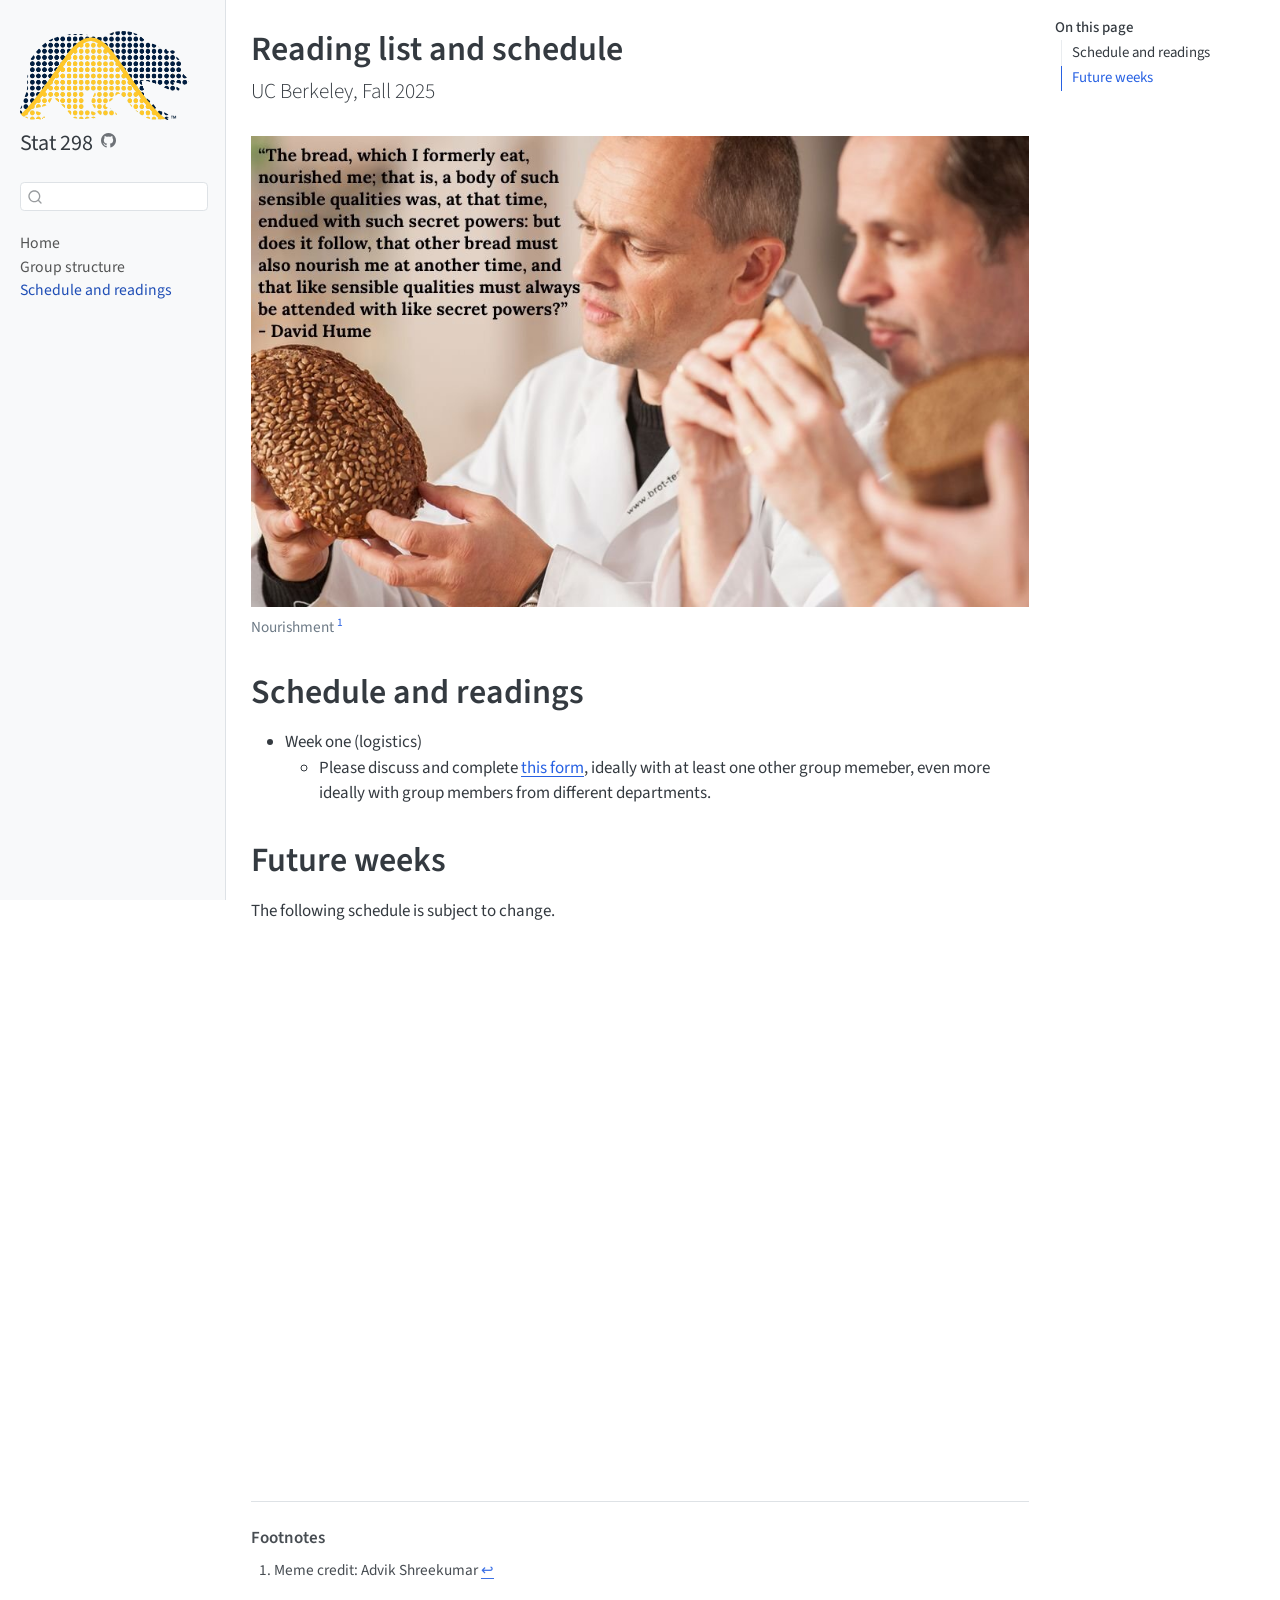
<file: reading_list.html>
<!DOCTYPE html>
<html xmlns="http://www.w3.org/1999/xhtml" lang="en" xml:lang="en"><head>

<meta charset="utf-8">
<meta name="generator" content="quarto-1.6.40">

<meta name="viewport" content="width=device-width, initial-scale=1.0, user-scalable=yes">


<title>Reading list and schedule</title>
<style>
code{white-space: pre-wrap;}
span.smallcaps{font-variant: small-caps;}
div.columns{display: flex; gap: min(4vw, 1.5em);}
div.column{flex: auto; overflow-x: auto;}
div.hanging-indent{margin-left: 1.5em; text-indent: -1.5em;}
ul.task-list{list-style: none;}
ul.task-list li input[type="checkbox"] {
  width: 0.8em;
  margin: 0 0.8em 0.2em -1em; /* quarto-specific, see https://github.com/quarto-dev/quarto-cli/issues/4556 */ 
  vertical-align: middle;
}
</style>


<script src="site_libs/quarto-nav/quarto-nav.js"></script>
<script src="site_libs/quarto-nav/headroom.min.js"></script>
<script src="site_libs/clipboard/clipboard.min.js"></script>
<script src="site_libs/quarto-search/autocomplete.umd.js"></script>
<script src="site_libs/quarto-search/fuse.min.js"></script>
<script src="site_libs/quarto-search/quarto-search.js"></script>
<meta name="quarto:offset" content="./">
<script src="site_libs/quarto-html/quarto.js"></script>
<script src="site_libs/quarto-html/popper.min.js"></script>
<script src="site_libs/quarto-html/tippy.umd.min.js"></script>
<script src="site_libs/quarto-html/anchor.min.js"></script>
<link href="site_libs/quarto-html/tippy.css" rel="stylesheet">
<link href="site_libs/quarto-html/quarto-syntax-highlighting-549806ee2085284f45b00abea8c6df48.css" rel="stylesheet" id="quarto-text-highlighting-styles">
<script src="site_libs/bootstrap/bootstrap.min.js"></script>
<link href="site_libs/bootstrap/bootstrap-icons.css" rel="stylesheet">
<link href="site_libs/bootstrap/bootstrap-9ca244728582364b54b6a88cc4015eed.min.css" rel="stylesheet" append-hash="true" id="quarto-bootstrap" data-mode="light">
<script id="quarto-search-options" type="application/json">{
  "location": "sidebar",
  "copy-button": false,
  "collapse-after": 3,
  "panel-placement": "start",
  "type": "textbox",
  "limit": 50,
  "keyboard-shortcut": [
    "f",
    "/",
    "s"
  ],
  "show-item-context": false,
  "language": {
    "search-no-results-text": "No results",
    "search-matching-documents-text": "matching documents",
    "search-copy-link-title": "Copy link to search",
    "search-hide-matches-text": "Hide additional matches",
    "search-more-match-text": "more match in this document",
    "search-more-matches-text": "more matches in this document",
    "search-clear-button-title": "Clear",
    "search-text-placeholder": "",
    "search-detached-cancel-button-title": "Cancel",
    "search-submit-button-title": "Submit",
    "search-label": "Search"
  }
}</script>



<link rel="stylesheet" href="assets/styles.css">
</head>

<body class="nav-sidebar docked">

<div id="quarto-search-results"></div>
  <header id="quarto-header" class="headroom fixed-top">
  <nav class="quarto-secondary-nav">
    <div class="container-fluid d-flex">
      <button type="button" class="quarto-btn-toggle btn" data-bs-toggle="collapse" role="button" data-bs-target=".quarto-sidebar-collapse-item" aria-controls="quarto-sidebar" aria-expanded="false" aria-label="Toggle sidebar navigation" onclick="if (window.quartoToggleHeadroom) { window.quartoToggleHeadroom(); }">
        <i class="bi bi-layout-text-sidebar-reverse"></i>
      </button>
        <nav class="quarto-page-breadcrumbs" aria-label="breadcrumb"><ol class="breadcrumb"><li class="breadcrumb-item"><a href="./reading_list.html">Schedule and readings</a></li></ol></nav>
        <a class="flex-grow-1" role="navigation" data-bs-toggle="collapse" data-bs-target=".quarto-sidebar-collapse-item" aria-controls="quarto-sidebar" aria-expanded="false" aria-label="Toggle sidebar navigation" onclick="if (window.quartoToggleHeadroom) { window.quartoToggleHeadroom(); }">      
        </a>
      <button type="button" class="btn quarto-search-button" aria-label="Search" onclick="window.quartoOpenSearch();">
        <i class="bi bi-search"></i>
      </button>
    </div>
  </nav>
</header>
<!-- content -->
<div id="quarto-content" class="quarto-container page-columns page-rows-contents page-layout-article">
<!-- sidebar -->
  <nav id="quarto-sidebar" class="sidebar collapse collapse-horizontal quarto-sidebar-collapse-item sidebar-navigation docked overflow-auto">
    <div class="pt-lg-2 mt-2 text-left sidebar-header sidebar-header-stacked">
      <a href="./index.html" class="sidebar-logo-link">
      <img src="./assets/stat_bear.png" alt="" class="sidebar-logo py-0 d-lg-inline d-none">
      </a>
    <div class="sidebar-title mb-0 py-0">
      <a href="./">Stat 298</a> 
        <div class="sidebar-tools-main">
    <a href="https://github.com/berkeley-cdss/course-site-quarto" title="" class="quarto-navigation-tool px-1" aria-label="GitHub"><i class="bi bi-github"></i></a>
</div>
    </div>
      </div>
        <div class="mt-2 flex-shrink-0 align-items-center">
        <div class="sidebar-search">
        <div id="quarto-search" class="" title="Search"></div>
        </div>
        </div>
    <div class="sidebar-menu-container"> 
    <ul class="list-unstyled mt-1">
        <li class="sidebar-item">
  <div class="sidebar-item-container"> 
  <a href="./index.html" class="sidebar-item-text sidebar-link">
 <span class="menu-text">Home</span></a>
  </div>
</li>
        <li class="sidebar-item">
  <div class="sidebar-item-container"> 
  <a href="./guidelines.html" class="sidebar-item-text sidebar-link">
 <span class="menu-text">Group structure</span></a>
  </div>
</li>
        <li class="sidebar-item">
  <div class="sidebar-item-container"> 
  <a href="./reading_list.html" class="sidebar-item-text sidebar-link active">
 <span class="menu-text">Schedule and readings</span></a>
  </div>
</li>
    </ul>
    </div>
</nav>
<div id="quarto-sidebar-glass" class="quarto-sidebar-collapse-item" data-bs-toggle="collapse" data-bs-target=".quarto-sidebar-collapse-item"></div>
<!-- margin-sidebar -->
    <div id="quarto-margin-sidebar" class="sidebar margin-sidebar">
        <nav id="TOC" role="doc-toc" class="toc-active">
    <h2 id="toc-title">On this page</h2>
   
  <ul>
  <li><a href="#schedule-and-readings" id="toc-schedule-and-readings" class="nav-link active" data-scroll-target="#schedule-and-readings">Schedule and readings</a></li>
  <li><a href="#future-weeks" id="toc-future-weeks" class="nav-link" data-scroll-target="#future-weeks">Future weeks</a></li>
  </ul>
</nav>
    </div>
<!-- main -->
<main class="content" id="quarto-document-content">

<header id="title-block-header" class="quarto-title-block default">
<div class="quarto-title">
<h1 class="title">Reading list and schedule</h1>
<p class="subtitle lead">UC Berkeley, Fall 2025</p>
</div>



<div class="quarto-title-meta">

    
  
    
  </div>
  


</header>


<div class="quarto-figure quarto-figure-center">
<figure class="figure">
<p><img src="./assets/new_bread.jpg" class="img-fluid figure-img"></p>
<figcaption>Nourishment <a href="#fn1" class="footnote-ref" id="fnref1" role="doc-noteref"><sup>1</sup></a></figcaption>
</figure>
</div>
<section id="schedule-and-readings" class="level1">
<h1>Schedule and readings</h1>
<ul>
<li>Week one (logistics)
<ul>
<li>Please discuss and complete <a href="https://docs.google.com/forms/d/e/1FAIpQLSdZQFT-xGHgcUdJ_z3kYFmgxtSKqsmpKSGhw0Yg9ruXcs41CA/viewform?usp=header">this form</a>, ideally with at least one other group memeber, even more ideally with group members from different departments.</li>
</ul></li>
</ul>
</section>
<section id="future-weeks" class="level1">
<h1>Future weeks</h1>
<p>The following schedule is subject to change.</p>
<iframe src="https://docs.google.com/spreadsheets/d/e/2PACX-1vTYJ7ICNO_jeDug80KwPGsCinZKdee5oL9Yz5ZQFg3rvL4ugcvYbxztclrKn3gAqn5f7z2ilCtAZpZe/pubhtml?gid=0&amp;single=true&amp;widget=true&amp;headers=false" ;="" width="1400" height="500" frameborder="0" marginheight="0" marginwidth="0"></iframe>


</section>


<div id="quarto-appendix" class="default"><section id="footnotes" class="footnotes footnotes-end-of-document" role="doc-endnotes"><h2 class="anchored quarto-appendix-heading">Footnotes</h2>

<ol>
<li id="fn1"><p>Meme credit: Advik Shreekumar<a href="#fnref1" class="footnote-back" role="doc-backlink">↩︎</a></p></li>
</ol>
</section></div></main> <!-- /main -->
<script id="quarto-html-after-body" type="application/javascript">
window.document.addEventListener("DOMContentLoaded", function (event) {
  const toggleBodyColorMode = (bsSheetEl) => {
    const mode = bsSheetEl.getAttribute("data-mode");
    const bodyEl = window.document.querySelector("body");
    if (mode === "dark") {
      bodyEl.classList.add("quarto-dark");
      bodyEl.classList.remove("quarto-light");
    } else {
      bodyEl.classList.add("quarto-light");
      bodyEl.classList.remove("quarto-dark");
    }
  }
  const toggleBodyColorPrimary = () => {
    const bsSheetEl = window.document.querySelector("link#quarto-bootstrap");
    if (bsSheetEl) {
      toggleBodyColorMode(bsSheetEl);
    }
  }
  toggleBodyColorPrimary();  
  const icon = "";
  const anchorJS = new window.AnchorJS();
  anchorJS.options = {
    placement: 'right',
    icon: icon
  };
  anchorJS.add('.anchored');
  const isCodeAnnotation = (el) => {
    for (const clz of el.classList) {
      if (clz.startsWith('code-annotation-')) {                     
        return true;
      }
    }
    return false;
  }
  const onCopySuccess = function(e) {
    // button target
    const button = e.trigger;
    // don't keep focus
    button.blur();
    // flash "checked"
    button.classList.add('code-copy-button-checked');
    var currentTitle = button.getAttribute("title");
    button.setAttribute("title", "Copied!");
    let tooltip;
    if (window.bootstrap) {
      button.setAttribute("data-bs-toggle", "tooltip");
      button.setAttribute("data-bs-placement", "left");
      button.setAttribute("data-bs-title", "Copied!");
      tooltip = new bootstrap.Tooltip(button, 
        { trigger: "manual", 
          customClass: "code-copy-button-tooltip",
          offset: [0, -8]});
      tooltip.show();    
    }
    setTimeout(function() {
      if (tooltip) {
        tooltip.hide();
        button.removeAttribute("data-bs-title");
        button.removeAttribute("data-bs-toggle");
        button.removeAttribute("data-bs-placement");
      }
      button.setAttribute("title", currentTitle);
      button.classList.remove('code-copy-button-checked');
    }, 1000);
    // clear code selection
    e.clearSelection();
  }
  const getTextToCopy = function(trigger) {
      const codeEl = trigger.previousElementSibling.cloneNode(true);
      for (const childEl of codeEl.children) {
        if (isCodeAnnotation(childEl)) {
          childEl.remove();
        }
      }
      return codeEl.innerText;
  }
  const clipboard = new window.ClipboardJS('.code-copy-button:not([data-in-quarto-modal])', {
    text: getTextToCopy
  });
  clipboard.on('success', onCopySuccess);
  if (window.document.getElementById('quarto-embedded-source-code-modal')) {
    const clipboardModal = new window.ClipboardJS('.code-copy-button[data-in-quarto-modal]', {
      text: getTextToCopy,
      container: window.document.getElementById('quarto-embedded-source-code-modal')
    });
    clipboardModal.on('success', onCopySuccess);
  }
    var localhostRegex = new RegExp(/^(?:http|https):\/\/localhost\:?[0-9]*\//);
    var mailtoRegex = new RegExp(/^mailto:/);
      var filterRegex = new RegExp("https:\/\/stat298\.stat\.berkeley\.edu\/fall-2025-010");
    var isInternal = (href) => {
        return filterRegex.test(href) || localhostRegex.test(href) || mailtoRegex.test(href);
    }
    // Inspect non-navigation links and adorn them if external
 	var links = window.document.querySelectorAll('a[href]:not(.nav-link):not(.navbar-brand):not(.toc-action):not(.sidebar-link):not(.sidebar-item-toggle):not(.pagination-link):not(.no-external):not([aria-hidden]):not(.dropdown-item):not(.quarto-navigation-tool):not(.about-link)');
    for (var i=0; i<links.length; i++) {
      const link = links[i];
      if (!isInternal(link.href)) {
        // undo the damage that might have been done by quarto-nav.js in the case of
        // links that we want to consider external
        if (link.dataset.originalHref !== undefined) {
          link.href = link.dataset.originalHref;
        }
      }
    }
  function tippyHover(el, contentFn, onTriggerFn, onUntriggerFn) {
    const config = {
      allowHTML: true,
      maxWidth: 500,
      delay: 100,
      arrow: false,
      appendTo: function(el) {
          return el.parentElement;
      },
      interactive: true,
      interactiveBorder: 10,
      theme: 'quarto',
      placement: 'bottom-start',
    };
    if (contentFn) {
      config.content = contentFn;
    }
    if (onTriggerFn) {
      config.onTrigger = onTriggerFn;
    }
    if (onUntriggerFn) {
      config.onUntrigger = onUntriggerFn;
    }
    window.tippy(el, config); 
  }
  const noterefs = window.document.querySelectorAll('a[role="doc-noteref"]');
  for (var i=0; i<noterefs.length; i++) {
    const ref = noterefs[i];
    tippyHover(ref, function() {
      // use id or data attribute instead here
      let href = ref.getAttribute('data-footnote-href') || ref.getAttribute('href');
      try { href = new URL(href).hash; } catch {}
      const id = href.replace(/^#\/?/, "");
      const note = window.document.getElementById(id);
      if (note) {
        return note.innerHTML;
      } else {
        return "";
      }
    });
  }
  const xrefs = window.document.querySelectorAll('a.quarto-xref');
  const processXRef = (id, note) => {
    // Strip column container classes
    const stripColumnClz = (el) => {
      el.classList.remove("page-full", "page-columns");
      if (el.children) {
        for (const child of el.children) {
          stripColumnClz(child);
        }
      }
    }
    stripColumnClz(note)
    if (id === null || id.startsWith('sec-')) {
      // Special case sections, only their first couple elements
      const container = document.createElement("div");
      if (note.children && note.children.length > 2) {
        container.appendChild(note.children[0].cloneNode(true));
        for (let i = 1; i < note.children.length; i++) {
          const child = note.children[i];
          if (child.tagName === "P" && child.innerText === "") {
            continue;
          } else {
            container.appendChild(child.cloneNode(true));
            break;
          }
        }
        if (window.Quarto?.typesetMath) {
          window.Quarto.typesetMath(container);
        }
        return container.innerHTML
      } else {
        if (window.Quarto?.typesetMath) {
          window.Quarto.typesetMath(note);
        }
        return note.innerHTML;
      }
    } else {
      // Remove any anchor links if they are present
      const anchorLink = note.querySelector('a.anchorjs-link');
      if (anchorLink) {
        anchorLink.remove();
      }
      if (window.Quarto?.typesetMath) {
        window.Quarto.typesetMath(note);
      }
      if (note.classList.contains("callout")) {
        return note.outerHTML;
      } else {
        return note.innerHTML;
      }
    }
  }
  for (var i=0; i<xrefs.length; i++) {
    const xref = xrefs[i];
    tippyHover(xref, undefined, function(instance) {
      instance.disable();
      let url = xref.getAttribute('href');
      let hash = undefined; 
      if (url.startsWith('#')) {
        hash = url;
      } else {
        try { hash = new URL(url).hash; } catch {}
      }
      if (hash) {
        const id = hash.replace(/^#\/?/, "");
        const note = window.document.getElementById(id);
        if (note !== null) {
          try {
            const html = processXRef(id, note.cloneNode(true));
            instance.setContent(html);
          } finally {
            instance.enable();
            instance.show();
          }
        } else {
          // See if we can fetch this
          fetch(url.split('#')[0])
          .then(res => res.text())
          .then(html => {
            const parser = new DOMParser();
            const htmlDoc = parser.parseFromString(html, "text/html");
            const note = htmlDoc.getElementById(id);
            if (note !== null) {
              const html = processXRef(id, note);
              instance.setContent(html);
            } 
          }).finally(() => {
            instance.enable();
            instance.show();
          });
        }
      } else {
        // See if we can fetch a full url (with no hash to target)
        // This is a special case and we should probably do some content thinning / targeting
        fetch(url)
        .then(res => res.text())
        .then(html => {
          const parser = new DOMParser();
          const htmlDoc = parser.parseFromString(html, "text/html");
          const note = htmlDoc.querySelector('main.content');
          if (note !== null) {
            // This should only happen for chapter cross references
            // (since there is no id in the URL)
            // remove the first header
            if (note.children.length > 0 && note.children[0].tagName === "HEADER") {
              note.children[0].remove();
            }
            const html = processXRef(null, note);
            instance.setContent(html);
          } 
        }).finally(() => {
          instance.enable();
          instance.show();
        });
      }
    }, function(instance) {
    });
  }
      let selectedAnnoteEl;
      const selectorForAnnotation = ( cell, annotation) => {
        let cellAttr = 'data-code-cell="' + cell + '"';
        let lineAttr = 'data-code-annotation="' +  annotation + '"';
        const selector = 'span[' + cellAttr + '][' + lineAttr + ']';
        return selector;
      }
      const selectCodeLines = (annoteEl) => {
        const doc = window.document;
        const targetCell = annoteEl.getAttribute("data-target-cell");
        const targetAnnotation = annoteEl.getAttribute("data-target-annotation");
        const annoteSpan = window.document.querySelector(selectorForAnnotation(targetCell, targetAnnotation));
        const lines = annoteSpan.getAttribute("data-code-lines").split(",");
        const lineIds = lines.map((line) => {
          return targetCell + "-" + line;
        })
        let top = null;
        let height = null;
        let parent = null;
        if (lineIds.length > 0) {
            //compute the position of the single el (top and bottom and make a div)
            const el = window.document.getElementById(lineIds[0]);
            top = el.offsetTop;
            height = el.offsetHeight;
            parent = el.parentElement.parentElement;
          if (lineIds.length > 1) {
            const lastEl = window.document.getElementById(lineIds[lineIds.length - 1]);
            const bottom = lastEl.offsetTop + lastEl.offsetHeight;
            height = bottom - top;
          }
          if (top !== null && height !== null && parent !== null) {
            // cook up a div (if necessary) and position it 
            let div = window.document.getElementById("code-annotation-line-highlight");
            if (div === null) {
              div = window.document.createElement("div");
              div.setAttribute("id", "code-annotation-line-highlight");
              div.style.position = 'absolute';
              parent.appendChild(div);
            }
            div.style.top = top - 2 + "px";
            div.style.height = height + 4 + "px";
            div.style.left = 0;
            let gutterDiv = window.document.getElementById("code-annotation-line-highlight-gutter");
            if (gutterDiv === null) {
              gutterDiv = window.document.createElement("div");
              gutterDiv.setAttribute("id", "code-annotation-line-highlight-gutter");
              gutterDiv.style.position = 'absolute';
              const codeCell = window.document.getElementById(targetCell);
              const gutter = codeCell.querySelector('.code-annotation-gutter');
              gutter.appendChild(gutterDiv);
            }
            gutterDiv.style.top = top - 2 + "px";
            gutterDiv.style.height = height + 4 + "px";
          }
          selectedAnnoteEl = annoteEl;
        }
      };
      const unselectCodeLines = () => {
        const elementsIds = ["code-annotation-line-highlight", "code-annotation-line-highlight-gutter"];
        elementsIds.forEach((elId) => {
          const div = window.document.getElementById(elId);
          if (div) {
            div.remove();
          }
        });
        selectedAnnoteEl = undefined;
      };
        // Handle positioning of the toggle
    window.addEventListener(
      "resize",
      throttle(() => {
        elRect = undefined;
        if (selectedAnnoteEl) {
          selectCodeLines(selectedAnnoteEl);
        }
      }, 10)
    );
    function throttle(fn, ms) {
    let throttle = false;
    let timer;
      return (...args) => {
        if(!throttle) { // first call gets through
            fn.apply(this, args);
            throttle = true;
        } else { // all the others get throttled
            if(timer) clearTimeout(timer); // cancel #2
            timer = setTimeout(() => {
              fn.apply(this, args);
              timer = throttle = false;
            }, ms);
        }
      };
    }
      // Attach click handler to the DT
      const annoteDls = window.document.querySelectorAll('dt[data-target-cell]');
      for (const annoteDlNode of annoteDls) {
        annoteDlNode.addEventListener('click', (event) => {
          const clickedEl = event.target;
          if (clickedEl !== selectedAnnoteEl) {
            unselectCodeLines();
            const activeEl = window.document.querySelector('dt[data-target-cell].code-annotation-active');
            if (activeEl) {
              activeEl.classList.remove('code-annotation-active');
            }
            selectCodeLines(clickedEl);
            clickedEl.classList.add('code-annotation-active');
          } else {
            // Unselect the line
            unselectCodeLines();
            clickedEl.classList.remove('code-annotation-active');
          }
        });
      }
  const findCites = (el) => {
    const parentEl = el.parentElement;
    if (parentEl) {
      const cites = parentEl.dataset.cites;
      if (cites) {
        return {
          el,
          cites: cites.split(' ')
        };
      } else {
        return findCites(el.parentElement)
      }
    } else {
      return undefined;
    }
  };
  var bibliorefs = window.document.querySelectorAll('a[role="doc-biblioref"]');
  for (var i=0; i<bibliorefs.length; i++) {
    const ref = bibliorefs[i];
    const citeInfo = findCites(ref);
    if (citeInfo) {
      tippyHover(citeInfo.el, function() {
        var popup = window.document.createElement('div');
        citeInfo.cites.forEach(function(cite) {
          var citeDiv = window.document.createElement('div');
          citeDiv.classList.add('hanging-indent');
          citeDiv.classList.add('csl-entry');
          var biblioDiv = window.document.getElementById('ref-' + cite);
          if (biblioDiv) {
            citeDiv.innerHTML = biblioDiv.innerHTML;
          }
          popup.appendChild(citeDiv);
        });
        return popup.innerHTML;
      });
    }
  }
});
</script>
</div> <!-- /content -->




</body></html>
</file>
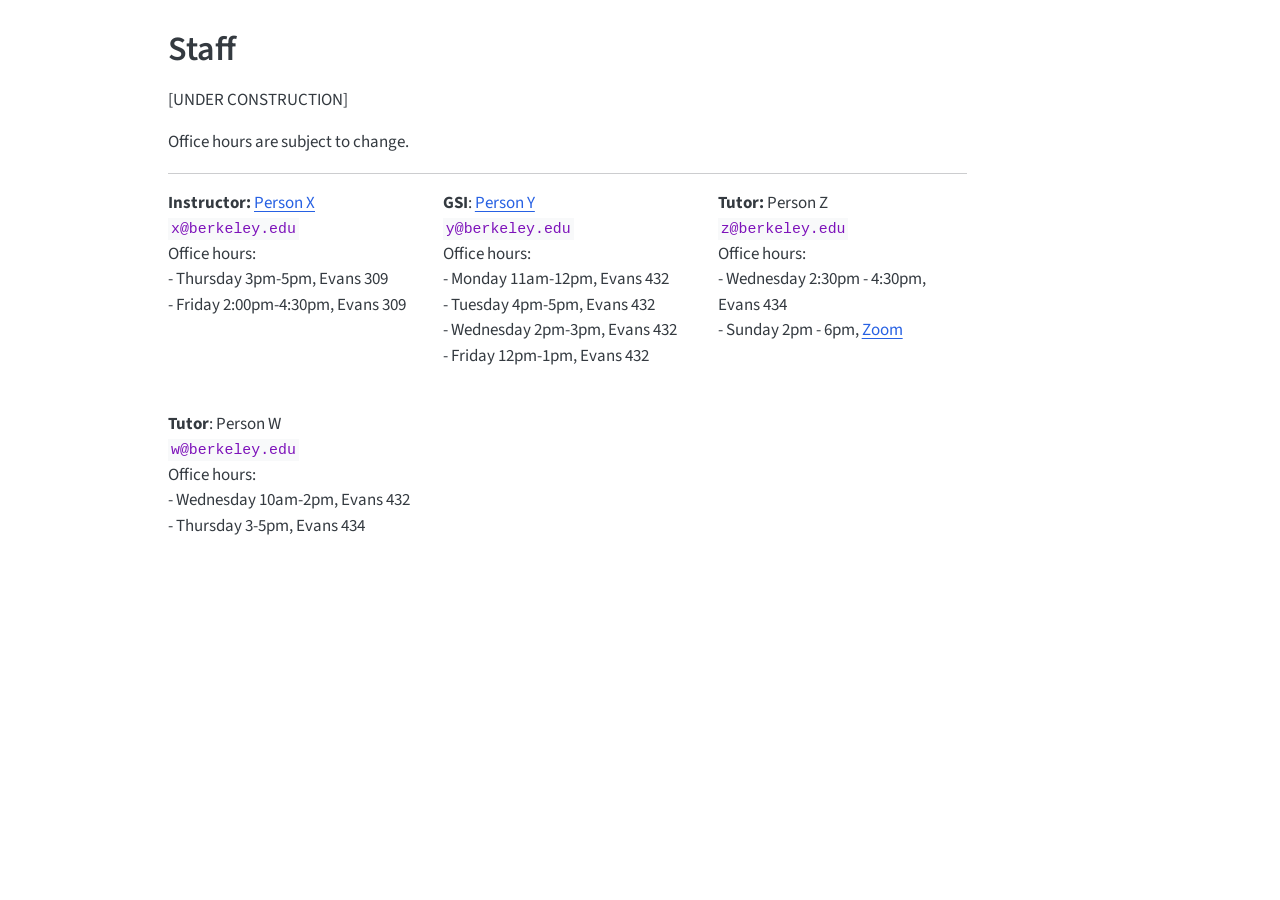
<file: staff.html>
<!DOCTYPE html>
<html xmlns="http://www.w3.org/1999/xhtml" lang="en" xml:lang="en"><head>

<meta charset="utf-8">
<meta name="generator" content="quarto-1.6.40">

<meta name="viewport" content="width=device-width, initial-scale=1.0, user-scalable=yes">


<title>Staff</title>
<style>
code{white-space: pre-wrap;}
span.smallcaps{font-variant: small-caps;}
div.columns{display: flex; gap: min(4vw, 1.5em);}
div.column{flex: auto; overflow-x: auto;}
div.hanging-indent{margin-left: 1.5em; text-indent: -1.5em;}
ul.task-list{list-style: none;}
ul.task-list li input[type="checkbox"] {
  width: 0.8em;
  margin: 0 0.8em 0.2em -1em; /* quarto-specific, see https://github.com/quarto-dev/quarto-cli/issues/4556 */ 
  vertical-align: middle;
}
</style>


<script src="site_libs/quarto-nav/quarto-nav.js"></script>
<script src="site_libs/quarto-nav/headroom.min.js"></script>
<script src="site_libs/clipboard/clipboard.min.js"></script>
<script src="site_libs/quarto-search/autocomplete.umd.js"></script>
<script src="site_libs/quarto-search/fuse.min.js"></script>
<script src="site_libs/quarto-search/quarto-search.js"></script>
<meta name="quarto:offset" content="./">
<script src="site_libs/quarto-html/quarto.js"></script>
<script src="site_libs/quarto-html/popper.min.js"></script>
<script src="site_libs/quarto-html/tippy.umd.min.js"></script>
<script src="site_libs/quarto-html/anchor.min.js"></script>
<link href="site_libs/quarto-html/tippy.css" rel="stylesheet">
<link href="site_libs/quarto-html/quarto-syntax-highlighting-549806ee2085284f45b00abea8c6df48.css" rel="stylesheet" id="quarto-text-highlighting-styles">
<script src="site_libs/bootstrap/bootstrap.min.js"></script>
<link href="site_libs/bootstrap/bootstrap-icons.css" rel="stylesheet">
<link href="site_libs/bootstrap/bootstrap-9ca244728582364b54b6a88cc4015eed.min.css" rel="stylesheet" append-hash="true" id="quarto-bootstrap" data-mode="light">
<script id="quarto-search-options" type="application/json">{
  "location": "sidebar",
  "copy-button": false,
  "collapse-after": 3,
  "panel-placement": "start",
  "type": "textbox",
  "limit": 50,
  "keyboard-shortcut": [
    "f",
    "/",
    "s"
  ],
  "show-item-context": false,
  "language": {
    "search-no-results-text": "No results",
    "search-matching-documents-text": "matching documents",
    "search-copy-link-title": "Copy link to search",
    "search-hide-matches-text": "Hide additional matches",
    "search-more-match-text": "more match in this document",
    "search-more-matches-text": "more matches in this document",
    "search-clear-button-title": "Clear",
    "search-text-placeholder": "",
    "search-detached-cancel-button-title": "Cancel",
    "search-submit-button-title": "Submit",
    "search-label": "Search"
  }
}</script>



<link rel="stylesheet" href="assets/styles.css">
</head>

<body>

<div id="quarto-search-results"></div>
<!-- content -->
<div id="quarto-content" class="quarto-container page-columns page-rows-contents page-layout-article">
<!-- sidebar -->
<!-- margin-sidebar -->
    <div id="quarto-margin-sidebar" class="sidebar margin-sidebar zindex-bottom">
        
    </div>
<!-- main -->
<main class="content" id="quarto-document-content">

<header id="title-block-header" class="quarto-title-block default">
<div class="quarto-title">
<h1 class="title">Staff</h1>
</div>



<div class="quarto-title-meta">

    
  
    
  </div>
  


</header>


<p>[UNDER CONSTRUCTION]</p>
<p>Office hours are subject to change.</p>
<hr>
<div class="grid">
<div class="g-col-4">
<p><strong>Instructor:</strong> <a href="https://statistics.berkeley.edu" target="_blank">Person X</a><br> <code>x@berkeley.edu</code><br> Office hours: <br> - Thursday 3pm-5pm, Evans 309 <br> - Friday 2:00pm-4:30pm, Evans 309<br></p>
</div>
<div class="g-col-4">
<p><strong>GSI</strong>: <a href="http://statistics.berkeley.edu" target="_blank">Person Y</a><br> <code>y@berkeley.edu</code><br> Office hours:<br> - Monday 11am-12pm, Evans 432<br> - Tuesday 4pm-5pm, Evans 432<br> - Wednesday 2pm-3pm, Evans 432<br> - Friday 12pm-1pm, Evans 432</p>
</div>
<div class="g-col-4">
<p><strong>Tutor:</strong> Person Z<br> <code>z@berkeley.edu</code><br> Office hours: <br> - Wednesday 2:30pm - 4:30pm, Evans 434<br> - Sunday 2pm - 6pm, <a href="https://berkeley.zoom.us/j/99887452083?pwd=T1pXWC9HZFpTRHQzc1MrOElUakFUdz09">Zoom</a></p>
</div>
<div class="g-col-4">
<p><strong>Tutor</strong>: Person W<br> <code>w@berkeley.edu</code><br> Office hours: <br> - Wednesday 10am-2pm, Evans 432<br> - Thursday 3-5pm, Evans 434</p>
</div>
</div>



</main> <!-- /main -->
<script id="quarto-html-after-body" type="application/javascript">
window.document.addEventListener("DOMContentLoaded", function (event) {
  const toggleBodyColorMode = (bsSheetEl) => {
    const mode = bsSheetEl.getAttribute("data-mode");
    const bodyEl = window.document.querySelector("body");
    if (mode === "dark") {
      bodyEl.classList.add("quarto-dark");
      bodyEl.classList.remove("quarto-light");
    } else {
      bodyEl.classList.add("quarto-light");
      bodyEl.classList.remove("quarto-dark");
    }
  }
  const toggleBodyColorPrimary = () => {
    const bsSheetEl = window.document.querySelector("link#quarto-bootstrap");
    if (bsSheetEl) {
      toggleBodyColorMode(bsSheetEl);
    }
  }
  toggleBodyColorPrimary();  
  const icon = "";
  const anchorJS = new window.AnchorJS();
  anchorJS.options = {
    placement: 'right',
    icon: icon
  };
  anchorJS.add('.anchored');
  const isCodeAnnotation = (el) => {
    for (const clz of el.classList) {
      if (clz.startsWith('code-annotation-')) {                     
        return true;
      }
    }
    return false;
  }
  const onCopySuccess = function(e) {
    // button target
    const button = e.trigger;
    // don't keep focus
    button.blur();
    // flash "checked"
    button.classList.add('code-copy-button-checked');
    var currentTitle = button.getAttribute("title");
    button.setAttribute("title", "Copied!");
    let tooltip;
    if (window.bootstrap) {
      button.setAttribute("data-bs-toggle", "tooltip");
      button.setAttribute("data-bs-placement", "left");
      button.setAttribute("data-bs-title", "Copied!");
      tooltip = new bootstrap.Tooltip(button, 
        { trigger: "manual", 
          customClass: "code-copy-button-tooltip",
          offset: [0, -8]});
      tooltip.show();    
    }
    setTimeout(function() {
      if (tooltip) {
        tooltip.hide();
        button.removeAttribute("data-bs-title");
        button.removeAttribute("data-bs-toggle");
        button.removeAttribute("data-bs-placement");
      }
      button.setAttribute("title", currentTitle);
      button.classList.remove('code-copy-button-checked');
    }, 1000);
    // clear code selection
    e.clearSelection();
  }
  const getTextToCopy = function(trigger) {
      const codeEl = trigger.previousElementSibling.cloneNode(true);
      for (const childEl of codeEl.children) {
        if (isCodeAnnotation(childEl)) {
          childEl.remove();
        }
      }
      return codeEl.innerText;
  }
  const clipboard = new window.ClipboardJS('.code-copy-button:not([data-in-quarto-modal])', {
    text: getTextToCopy
  });
  clipboard.on('success', onCopySuccess);
  if (window.document.getElementById('quarto-embedded-source-code-modal')) {
    const clipboardModal = new window.ClipboardJS('.code-copy-button[data-in-quarto-modal]', {
      text: getTextToCopy,
      container: window.document.getElementById('quarto-embedded-source-code-modal')
    });
    clipboardModal.on('success', onCopySuccess);
  }
    var localhostRegex = new RegExp(/^(?:http|https):\/\/localhost\:?[0-9]*\//);
    var mailtoRegex = new RegExp(/^mailto:/);
      var filterRegex = new RegExp("https:\/\/stat298\.stat\.berkeley\.edu\/fall-2025-010");
    var isInternal = (href) => {
        return filterRegex.test(href) || localhostRegex.test(href) || mailtoRegex.test(href);
    }
    // Inspect non-navigation links and adorn them if external
 	var links = window.document.querySelectorAll('a[href]:not(.nav-link):not(.navbar-brand):not(.toc-action):not(.sidebar-link):not(.sidebar-item-toggle):not(.pagination-link):not(.no-external):not([aria-hidden]):not(.dropdown-item):not(.quarto-navigation-tool):not(.about-link)');
    for (var i=0; i<links.length; i++) {
      const link = links[i];
      if (!isInternal(link.href)) {
        // undo the damage that might have been done by quarto-nav.js in the case of
        // links that we want to consider external
        if (link.dataset.originalHref !== undefined) {
          link.href = link.dataset.originalHref;
        }
      }
    }
  function tippyHover(el, contentFn, onTriggerFn, onUntriggerFn) {
    const config = {
      allowHTML: true,
      maxWidth: 500,
      delay: 100,
      arrow: false,
      appendTo: function(el) {
          return el.parentElement;
      },
      interactive: true,
      interactiveBorder: 10,
      theme: 'quarto',
      placement: 'bottom-start',
    };
    if (contentFn) {
      config.content = contentFn;
    }
    if (onTriggerFn) {
      config.onTrigger = onTriggerFn;
    }
    if (onUntriggerFn) {
      config.onUntrigger = onUntriggerFn;
    }
    window.tippy(el, config); 
  }
  const noterefs = window.document.querySelectorAll('a[role="doc-noteref"]');
  for (var i=0; i<noterefs.length; i++) {
    const ref = noterefs[i];
    tippyHover(ref, function() {
      // use id or data attribute instead here
      let href = ref.getAttribute('data-footnote-href') || ref.getAttribute('href');
      try { href = new URL(href).hash; } catch {}
      const id = href.replace(/^#\/?/, "");
      const note = window.document.getElementById(id);
      if (note) {
        return note.innerHTML;
      } else {
        return "";
      }
    });
  }
  const xrefs = window.document.querySelectorAll('a.quarto-xref');
  const processXRef = (id, note) => {
    // Strip column container classes
    const stripColumnClz = (el) => {
      el.classList.remove("page-full", "page-columns");
      if (el.children) {
        for (const child of el.children) {
          stripColumnClz(child);
        }
      }
    }
    stripColumnClz(note)
    if (id === null || id.startsWith('sec-')) {
      // Special case sections, only their first couple elements
      const container = document.createElement("div");
      if (note.children && note.children.length > 2) {
        container.appendChild(note.children[0].cloneNode(true));
        for (let i = 1; i < note.children.length; i++) {
          const child = note.children[i];
          if (child.tagName === "P" && child.innerText === "") {
            continue;
          } else {
            container.appendChild(child.cloneNode(true));
            break;
          }
        }
        if (window.Quarto?.typesetMath) {
          window.Quarto.typesetMath(container);
        }
        return container.innerHTML
      } else {
        if (window.Quarto?.typesetMath) {
          window.Quarto.typesetMath(note);
        }
        return note.innerHTML;
      }
    } else {
      // Remove any anchor links if they are present
      const anchorLink = note.querySelector('a.anchorjs-link');
      if (anchorLink) {
        anchorLink.remove();
      }
      if (window.Quarto?.typesetMath) {
        window.Quarto.typesetMath(note);
      }
      if (note.classList.contains("callout")) {
        return note.outerHTML;
      } else {
        return note.innerHTML;
      }
    }
  }
  for (var i=0; i<xrefs.length; i++) {
    const xref = xrefs[i];
    tippyHover(xref, undefined, function(instance) {
      instance.disable();
      let url = xref.getAttribute('href');
      let hash = undefined; 
      if (url.startsWith('#')) {
        hash = url;
      } else {
        try { hash = new URL(url).hash; } catch {}
      }
      if (hash) {
        const id = hash.replace(/^#\/?/, "");
        const note = window.document.getElementById(id);
        if (note !== null) {
          try {
            const html = processXRef(id, note.cloneNode(true));
            instance.setContent(html);
          } finally {
            instance.enable();
            instance.show();
          }
        } else {
          // See if we can fetch this
          fetch(url.split('#')[0])
          .then(res => res.text())
          .then(html => {
            const parser = new DOMParser();
            const htmlDoc = parser.parseFromString(html, "text/html");
            const note = htmlDoc.getElementById(id);
            if (note !== null) {
              const html = processXRef(id, note);
              instance.setContent(html);
            } 
          }).finally(() => {
            instance.enable();
            instance.show();
          });
        }
      } else {
        // See if we can fetch a full url (with no hash to target)
        // This is a special case and we should probably do some content thinning / targeting
        fetch(url)
        .then(res => res.text())
        .then(html => {
          const parser = new DOMParser();
          const htmlDoc = parser.parseFromString(html, "text/html");
          const note = htmlDoc.querySelector('main.content');
          if (note !== null) {
            // This should only happen for chapter cross references
            // (since there is no id in the URL)
            // remove the first header
            if (note.children.length > 0 && note.children[0].tagName === "HEADER") {
              note.children[0].remove();
            }
            const html = processXRef(null, note);
            instance.setContent(html);
          } 
        }).finally(() => {
          instance.enable();
          instance.show();
        });
      }
    }, function(instance) {
    });
  }
      let selectedAnnoteEl;
      const selectorForAnnotation = ( cell, annotation) => {
        let cellAttr = 'data-code-cell="' + cell + '"';
        let lineAttr = 'data-code-annotation="' +  annotation + '"';
        const selector = 'span[' + cellAttr + '][' + lineAttr + ']';
        return selector;
      }
      const selectCodeLines = (annoteEl) => {
        const doc = window.document;
        const targetCell = annoteEl.getAttribute("data-target-cell");
        const targetAnnotation = annoteEl.getAttribute("data-target-annotation");
        const annoteSpan = window.document.querySelector(selectorForAnnotation(targetCell, targetAnnotation));
        const lines = annoteSpan.getAttribute("data-code-lines").split(",");
        const lineIds = lines.map((line) => {
          return targetCell + "-" + line;
        })
        let top = null;
        let height = null;
        let parent = null;
        if (lineIds.length > 0) {
            //compute the position of the single el (top and bottom and make a div)
            const el = window.document.getElementById(lineIds[0]);
            top = el.offsetTop;
            height = el.offsetHeight;
            parent = el.parentElement.parentElement;
          if (lineIds.length > 1) {
            const lastEl = window.document.getElementById(lineIds[lineIds.length - 1]);
            const bottom = lastEl.offsetTop + lastEl.offsetHeight;
            height = bottom - top;
          }
          if (top !== null && height !== null && parent !== null) {
            // cook up a div (if necessary) and position it 
            let div = window.document.getElementById("code-annotation-line-highlight");
            if (div === null) {
              div = window.document.createElement("div");
              div.setAttribute("id", "code-annotation-line-highlight");
              div.style.position = 'absolute';
              parent.appendChild(div);
            }
            div.style.top = top - 2 + "px";
            div.style.height = height + 4 + "px";
            div.style.left = 0;
            let gutterDiv = window.document.getElementById("code-annotation-line-highlight-gutter");
            if (gutterDiv === null) {
              gutterDiv = window.document.createElement("div");
              gutterDiv.setAttribute("id", "code-annotation-line-highlight-gutter");
              gutterDiv.style.position = 'absolute';
              const codeCell = window.document.getElementById(targetCell);
              const gutter = codeCell.querySelector('.code-annotation-gutter');
              gutter.appendChild(gutterDiv);
            }
            gutterDiv.style.top = top - 2 + "px";
            gutterDiv.style.height = height + 4 + "px";
          }
          selectedAnnoteEl = annoteEl;
        }
      };
      const unselectCodeLines = () => {
        const elementsIds = ["code-annotation-line-highlight", "code-annotation-line-highlight-gutter"];
        elementsIds.forEach((elId) => {
          const div = window.document.getElementById(elId);
          if (div) {
            div.remove();
          }
        });
        selectedAnnoteEl = undefined;
      };
        // Handle positioning of the toggle
    window.addEventListener(
      "resize",
      throttle(() => {
        elRect = undefined;
        if (selectedAnnoteEl) {
          selectCodeLines(selectedAnnoteEl);
        }
      }, 10)
    );
    function throttle(fn, ms) {
    let throttle = false;
    let timer;
      return (...args) => {
        if(!throttle) { // first call gets through
            fn.apply(this, args);
            throttle = true;
        } else { // all the others get throttled
            if(timer) clearTimeout(timer); // cancel #2
            timer = setTimeout(() => {
              fn.apply(this, args);
              timer = throttle = false;
            }, ms);
        }
      };
    }
      // Attach click handler to the DT
      const annoteDls = window.document.querySelectorAll('dt[data-target-cell]');
      for (const annoteDlNode of annoteDls) {
        annoteDlNode.addEventListener('click', (event) => {
          const clickedEl = event.target;
          if (clickedEl !== selectedAnnoteEl) {
            unselectCodeLines();
            const activeEl = window.document.querySelector('dt[data-target-cell].code-annotation-active');
            if (activeEl) {
              activeEl.classList.remove('code-annotation-active');
            }
            selectCodeLines(clickedEl);
            clickedEl.classList.add('code-annotation-active');
          } else {
            // Unselect the line
            unselectCodeLines();
            clickedEl.classList.remove('code-annotation-active');
          }
        });
      }
  const findCites = (el) => {
    const parentEl = el.parentElement;
    if (parentEl) {
      const cites = parentEl.dataset.cites;
      if (cites) {
        return {
          el,
          cites: cites.split(' ')
        };
      } else {
        return findCites(el.parentElement)
      }
    } else {
      return undefined;
    }
  };
  var bibliorefs = window.document.querySelectorAll('a[role="doc-biblioref"]');
  for (var i=0; i<bibliorefs.length; i++) {
    const ref = bibliorefs[i];
    const citeInfo = findCites(ref);
    if (citeInfo) {
      tippyHover(citeInfo.el, function() {
        var popup = window.document.createElement('div');
        citeInfo.cites.forEach(function(cite) {
          var citeDiv = window.document.createElement('div');
          citeDiv.classList.add('hanging-indent');
          citeDiv.classList.add('csl-entry');
          var biblioDiv = window.document.getElementById('ref-' + cite);
          if (biblioDiv) {
            citeDiv.innerHTML = biblioDiv.innerHTML;
          }
          popup.appendChild(citeDiv);
        });
        return popup.innerHTML;
      });
    }
  }
});
</script>
</div> <!-- /content -->




</body></html>
</file>
<file: site_libs/quarto-html/tippy.css>
.tippy-box[data-animation=fade][data-state=hidden]{opacity:0}[data-tippy-root]{max-width:calc(100vw - 10px)}.tippy-box{position:relative;background-color:#333;color:#fff;border-radius:4px;font-size:14px;line-height:1.4;white-space:normal;outline:0;transition-property:transform,visibility,opacity}.tippy-box[data-placement^=top]>.tippy-arrow{bottom:0}.tippy-box[data-placement^=top]>.tippy-arrow:before{bottom:-7px;left:0;border-width:8px 8px 0;border-top-color:initial;transform-origin:center top}.tippy-box[data-placement^=bottom]>.tippy-arrow{top:0}.tippy-box[data-placement^=bottom]>.tippy-arrow:before{top:-7px;left:0;border-width:0 8px 8px;border-bottom-color:initial;transform-origin:center bottom}.tippy-box[data-placement^=left]>.tippy-arrow{right:0}.tippy-box[data-placement^=left]>.tippy-arrow:before{border-width:8px 0 8px 8px;border-left-color:initial;right:-7px;transform-origin:center left}.tippy-box[data-placement^=right]>.tippy-arrow{left:0}.tippy-box[data-placement^=right]>.tippy-arrow:before{left:-7px;border-width:8px 8px 8px 0;border-right-color:initial;transform-origin:center right}.tippy-box[data-inertia][data-state=visible]{transition-timing-function:cubic-bezier(.54,1.5,.38,1.11)}.tippy-arrow{width:16px;height:16px;color:#333}.tippy-arrow:before{content:"";position:absolute;border-color:transparent;border-style:solid}.tippy-content{position:relative;padding:5px 9px;z-index:1}
</file>
<file: site_libs/quarto-html/quarto-syntax-highlighting-549806ee2085284f45b00abea8c6df48.css>
/* quarto syntax highlight colors */
:root {
  --quarto-hl-ot-color: #003B4F;
  --quarto-hl-at-color: #657422;
  --quarto-hl-ss-color: #20794D;
  --quarto-hl-an-color: #5E5E5E;
  --quarto-hl-fu-color: #4758AB;
  --quarto-hl-st-color: #20794D;
  --quarto-hl-cf-color: #003B4F;
  --quarto-hl-op-color: #5E5E5E;
  --quarto-hl-er-color: #AD0000;
  --quarto-hl-bn-color: #AD0000;
  --quarto-hl-al-color: #AD0000;
  --quarto-hl-va-color: #111111;
  --quarto-hl-bu-color: inherit;
  --quarto-hl-ex-color: inherit;
  --quarto-hl-pp-color: #AD0000;
  --quarto-hl-in-color: #5E5E5E;
  --quarto-hl-vs-color: #20794D;
  --quarto-hl-wa-color: #5E5E5E;
  --quarto-hl-do-color: #5E5E5E;
  --quarto-hl-im-color: #00769E;
  --quarto-hl-ch-color: #20794D;
  --quarto-hl-dt-color: #AD0000;
  --quarto-hl-fl-color: #AD0000;
  --quarto-hl-co-color: #5E5E5E;
  --quarto-hl-cv-color: #5E5E5E;
  --quarto-hl-cn-color: #8f5902;
  --quarto-hl-sc-color: #5E5E5E;
  --quarto-hl-dv-color: #AD0000;
  --quarto-hl-kw-color: #003B4F;
}

/* other quarto variables */
:root {
  --quarto-font-monospace: SFMono-Regular, Menlo, Monaco, Consolas, "Liberation Mono", "Courier New", monospace;
}

pre > code.sourceCode > span {
  color: #003B4F;
}

code span {
  color: #003B4F;
}

code.sourceCode > span {
  color: #003B4F;
}

div.sourceCode,
div.sourceCode pre.sourceCode {
  color: #003B4F;
}

code span.ot {
  color: #003B4F;
  font-style: inherit;
}

code span.at {
  color: #657422;
  font-style: inherit;
}

code span.ss {
  color: #20794D;
  font-style: inherit;
}

code span.an {
  color: #5E5E5E;
  font-style: inherit;
}

code span.fu {
  color: #4758AB;
  font-style: inherit;
}

code span.st {
  color: #20794D;
  font-style: inherit;
}

code span.cf {
  color: #003B4F;
  font-weight: bold;
  font-style: inherit;
}

code span.op {
  color: #5E5E5E;
  font-style: inherit;
}

code span.er {
  color: #AD0000;
  font-style: inherit;
}

code span.bn {
  color: #AD0000;
  font-style: inherit;
}

code span.al {
  color: #AD0000;
  font-style: inherit;
}

code span.va {
  color: #111111;
  font-style: inherit;
}

code span.bu {
  font-style: inherit;
}

code span.ex {
  font-style: inherit;
}

code span.pp {
  color: #AD0000;
  font-style: inherit;
}

code span.in {
  color: #5E5E5E;
  font-style: inherit;
}

code span.vs {
  color: #20794D;
  font-style: inherit;
}

code span.wa {
  color: #5E5E5E;
  font-style: italic;
}

code span.do {
  color: #5E5E5E;
  font-style: italic;
}

code span.im {
  color: #00769E;
  font-style: inherit;
}

code span.ch {
  color: #20794D;
  font-style: inherit;
}

code span.dt {
  color: #AD0000;
  font-style: inherit;
}

code span.fl {
  color: #AD0000;
  font-style: inherit;
}

code span.co {
  color: #5E5E5E;
  font-style: inherit;
}

code span.cv {
  color: #5E5E5E;
  font-style: italic;
}

code span.cn {
  color: #8f5902;
  font-style: inherit;
}

code span.sc {
  color: #5E5E5E;
  font-style: inherit;
}

code span.dv {
  color: #AD0000;
  font-style: inherit;
}

code span.kw {
  color: #003B4F;
  font-weight: bold;
  font-style: inherit;
}

.prevent-inlining {
  content: "</";
}

/*# sourceMappingURL=ae99138f4fbc2fb4c9f5e5cd69c22459.css.map */
</file>
<file: assets/styles.css>
button > a {
    color: white;
    text-decoration: none;
}

button {
    border: none;
    border-radius: 4px;
}
</file>
